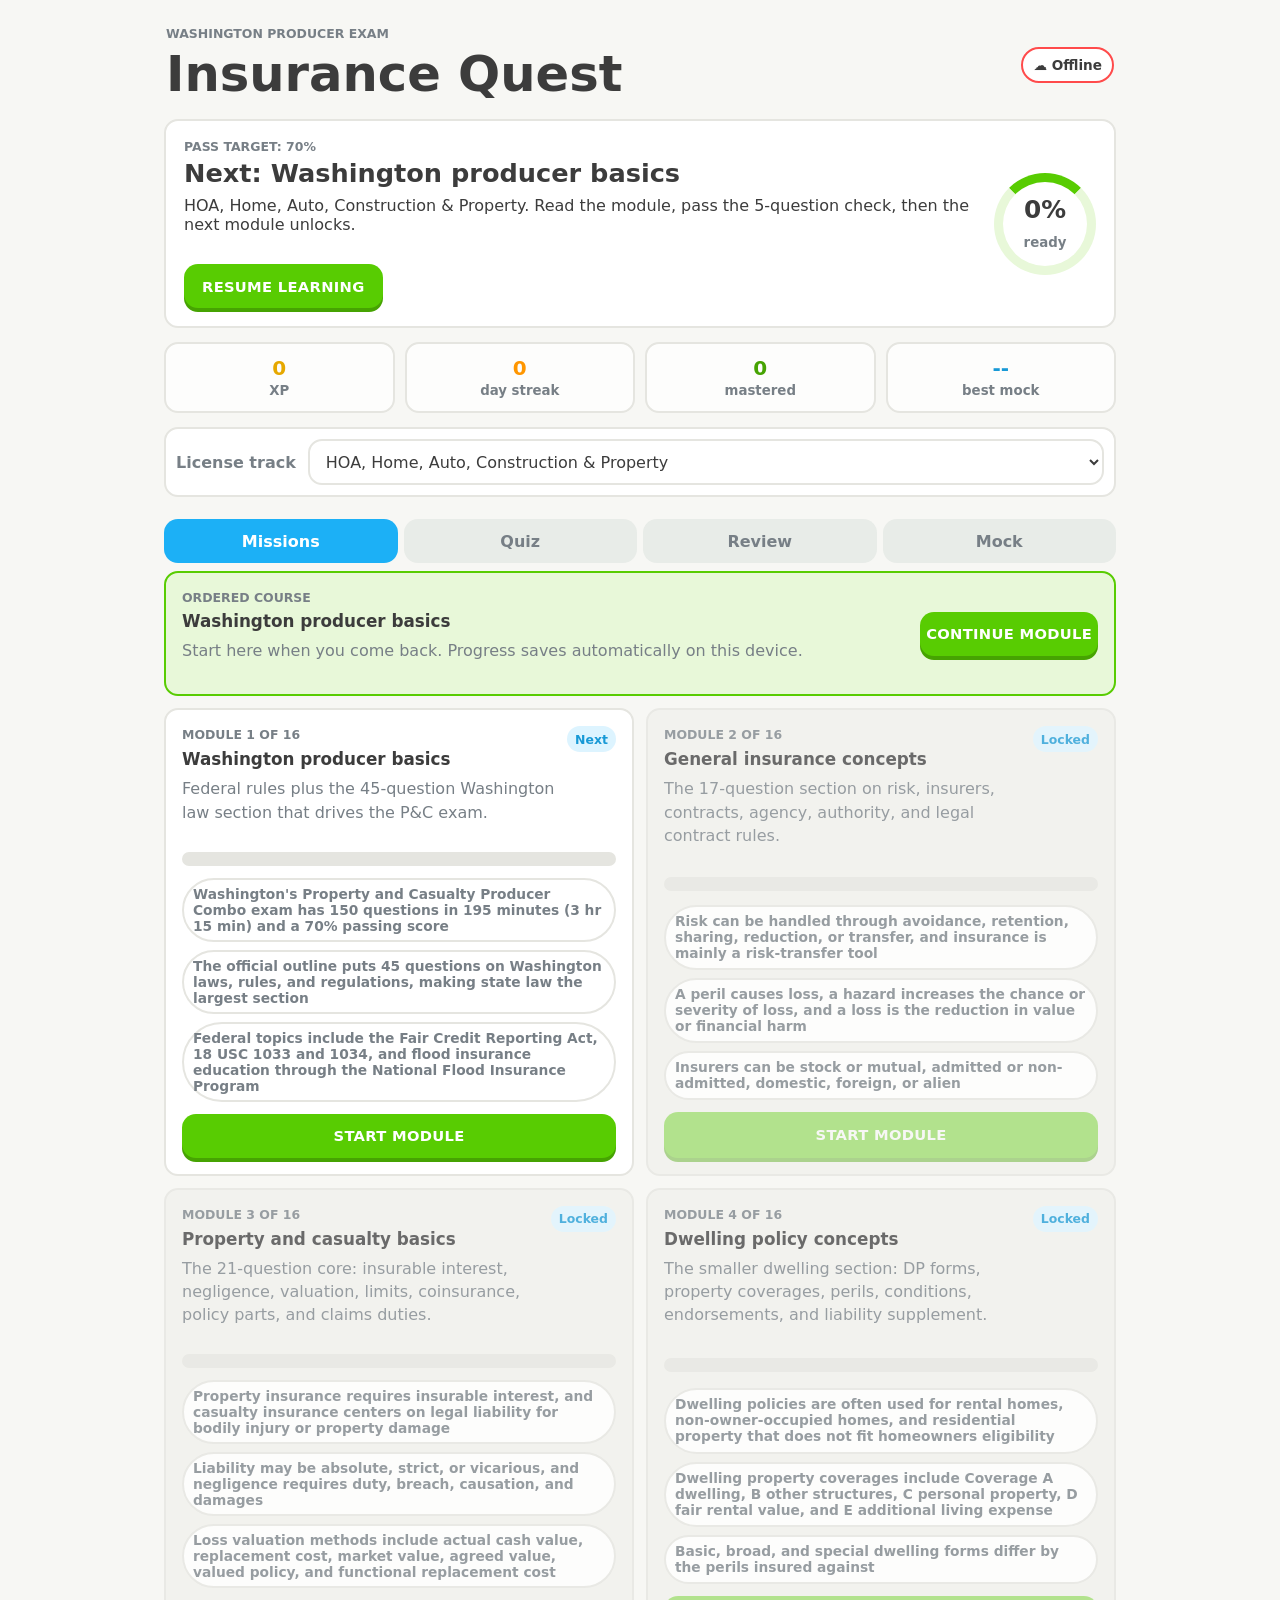
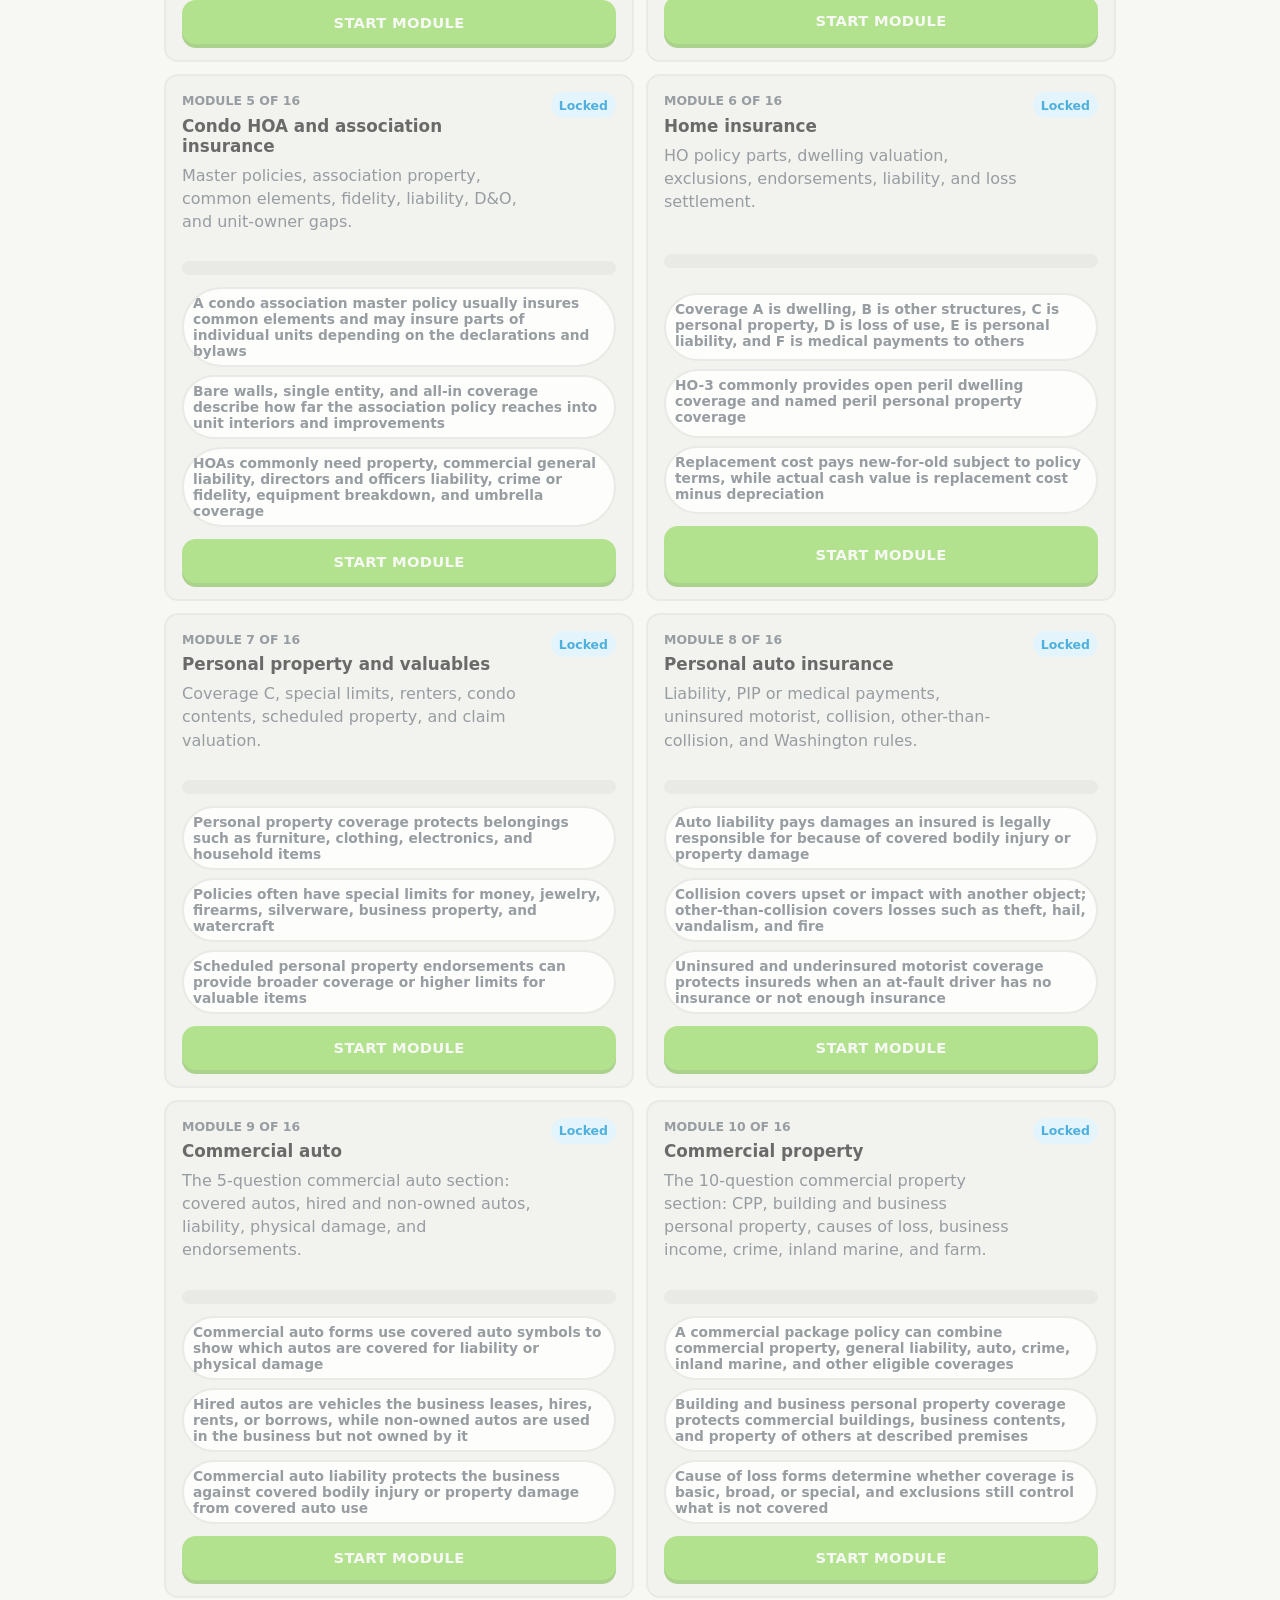
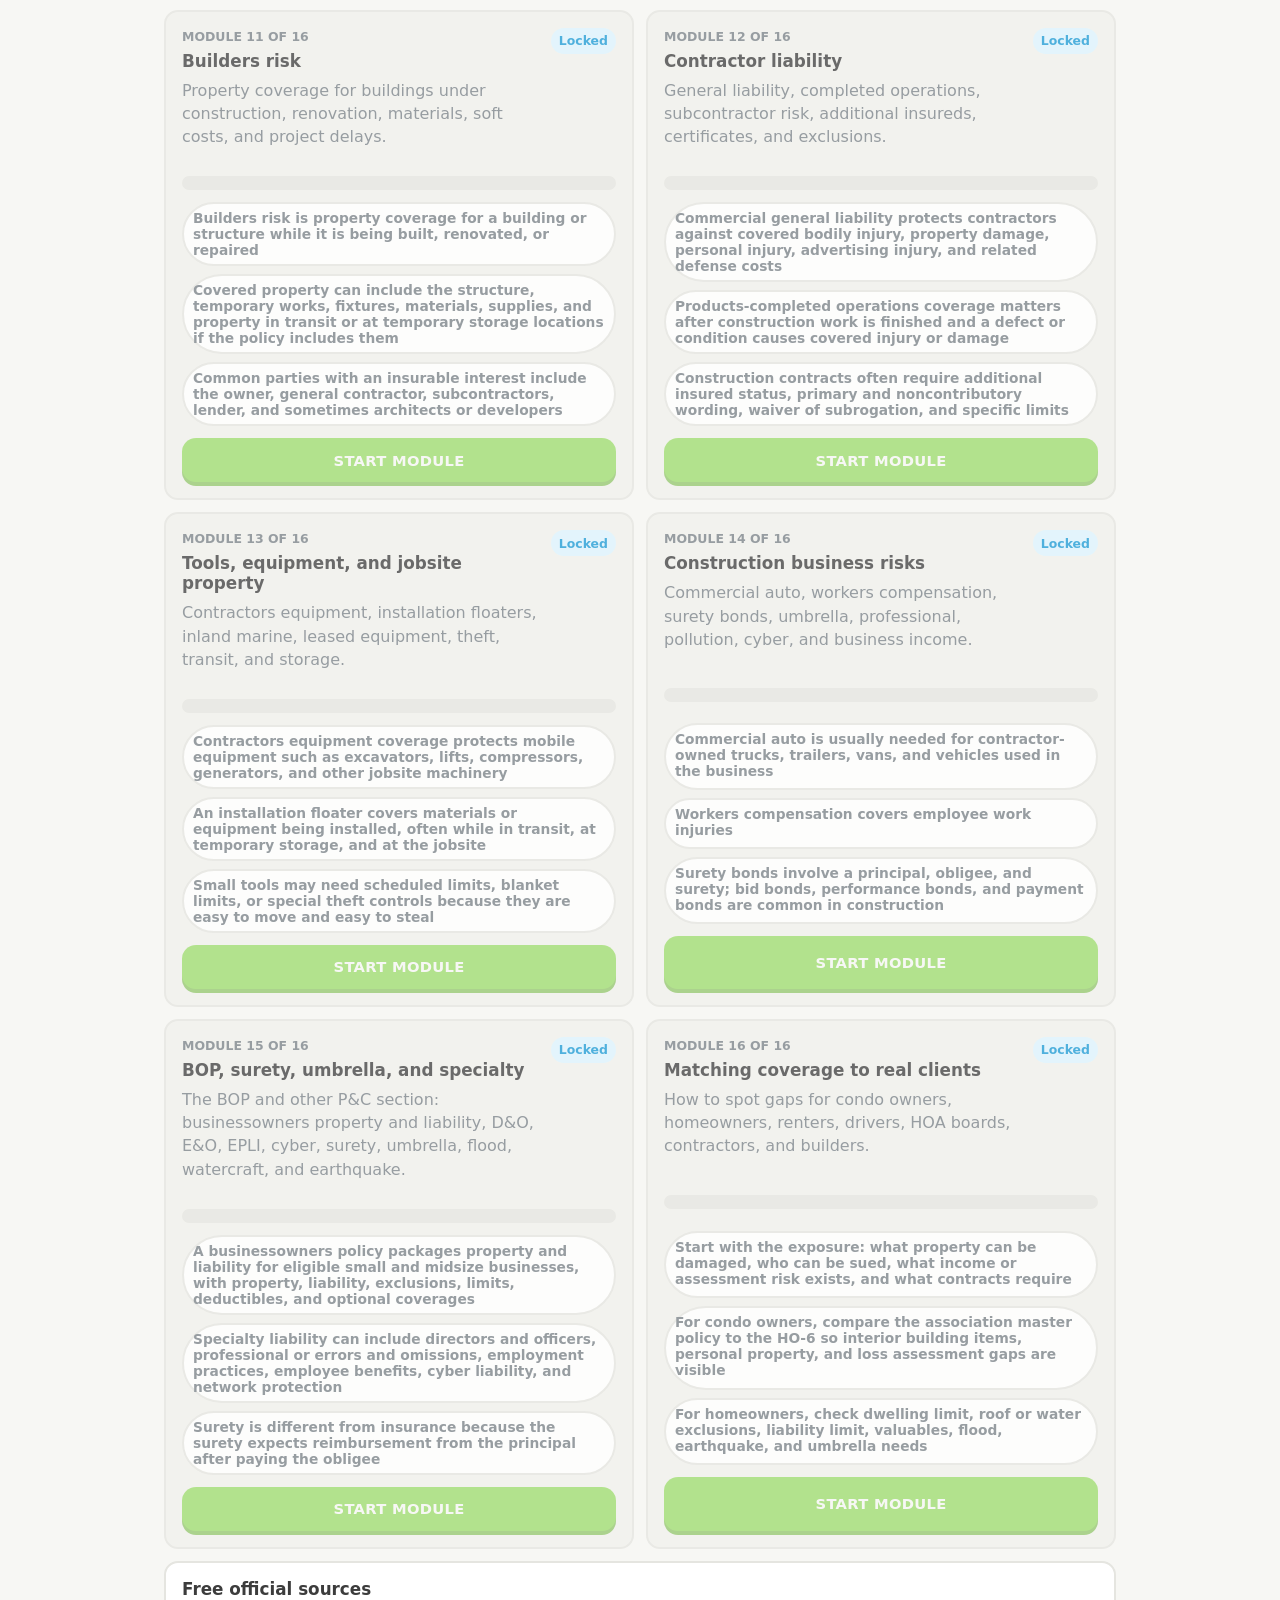
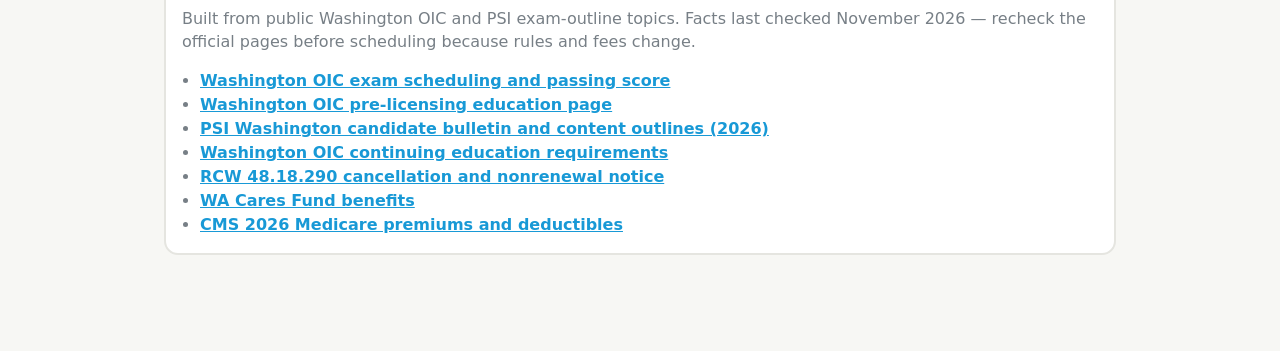
<file: index.html>
<!doctype html>
<html lang="en">
  <head>
    <meta charset="utf-8">
    <meta name="viewport" content="width=device-width, initial-scale=1, viewport-fit=cover">
    <meta name="theme-color" content="#1cb0f6">
    <title>WA Insurance Quest</title>
    <link rel="manifest" href="manifest.webmanifest">
    <link rel="stylesheet" href="styles.css?v=14">
  </head>
  <body>
    <div class="app-shell">
      <header class="topbar">
        <div>
          <p class="eyebrow">Washington Producer Exam</p>
          <h1>Insurance Quest</h1>
        </div>
        <button id="installBtn" class="icon-btn hidden" type="button" aria-label="Install app" title="Install app">+</button>
      </header>

      <main>
        <section class="hero-panel">
          <div>
            <p class="kicker">Pass target: 70%</p>
            <h2 id="dailyTitle">Build the streak.</h2>
            <p id="dailyText">Choose a track, clear missions, and drill weak areas until your mock scores are exam-ready.</p>
            <button id="resumeBtn" class="primary hero-action" type="button">Resume learning</button>
          </div>
          <div class="score-ring" aria-label="Overall progress">
            <span id="overallPct">0%</span>
            <small>ready</small>
          </div>
        </section>

        <section class="stats-grid" aria-label="Progress summary">
          <div class="stat">
            <span id="xpValue">0</span>
            <small>XP</small>
          </div>
          <div class="stat">
            <span id="streakValue">0</span>
            <small>day streak</small>
          </div>
          <div class="stat">
            <span id="masteredValue">0</span>
            <small>mastered</small>
          </div>
          <div class="stat">
            <span id="mockValue">--</span>
            <small>best mock</small>
          </div>
        </section>

        <section class="controls-band">
          <label for="trackSelect">License track</label>
          <select id="trackSelect"></select>
        </section>

        <nav class="tabs" aria-label="Study modes">
          <button class="tab active" type="button" data-view="missions">Missions</button>
          <button class="tab" type="button" data-view="quiz">Quiz</button>
          <button class="tab" type="button" data-view="review">Review</button>
          <button class="tab" type="button" data-view="exam">Mock</button>
        </nav>

        <section id="missionsView" class="view active"></section>
        <section id="quizView" class="view"></section>
        <section id="reviewView" class="view"></section>
        <section id="examView" class="view"></section>
      </main>
    </div>

    <script src="sync-config.js?v=15"></script>
    <script src="sync.js?v=15"></script>
    <script src="ask.js?v=15"></script>
    <script src="app.js?v=14"></script>
  </body>
</html>
</file>
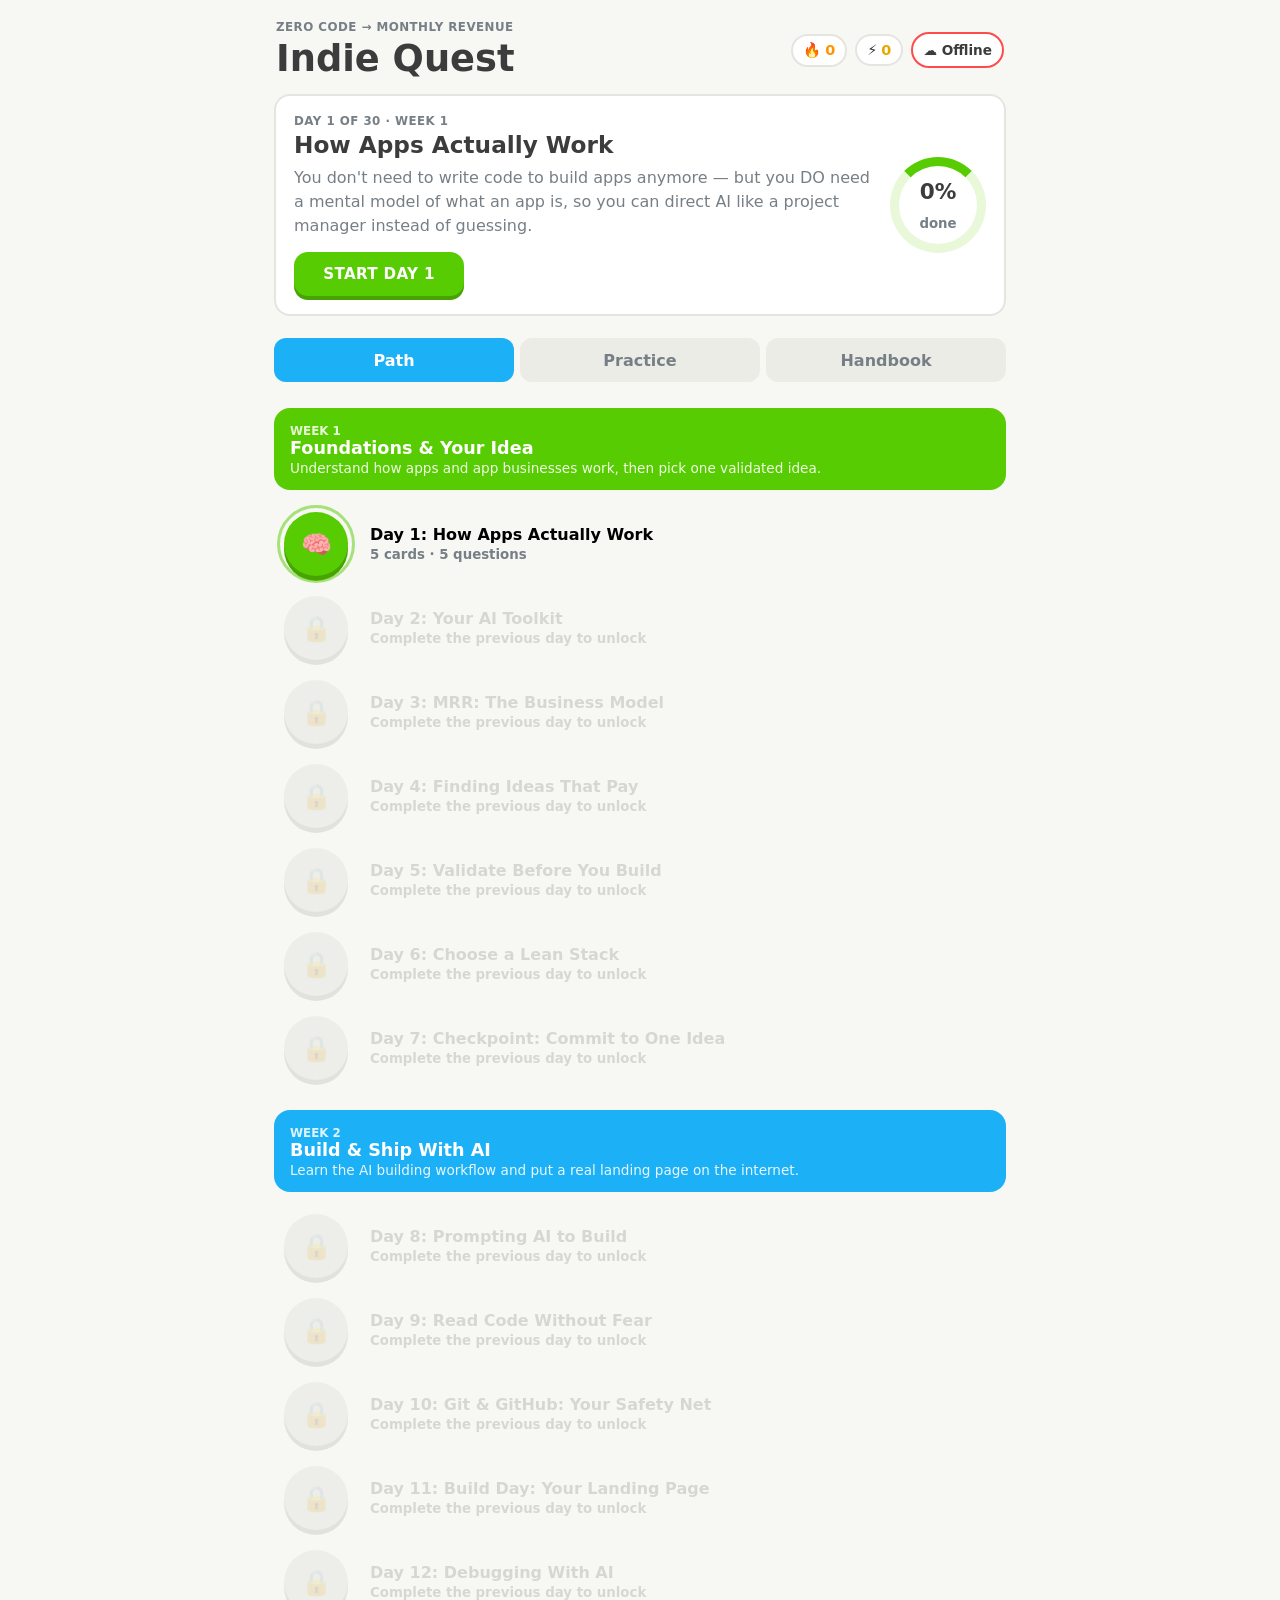
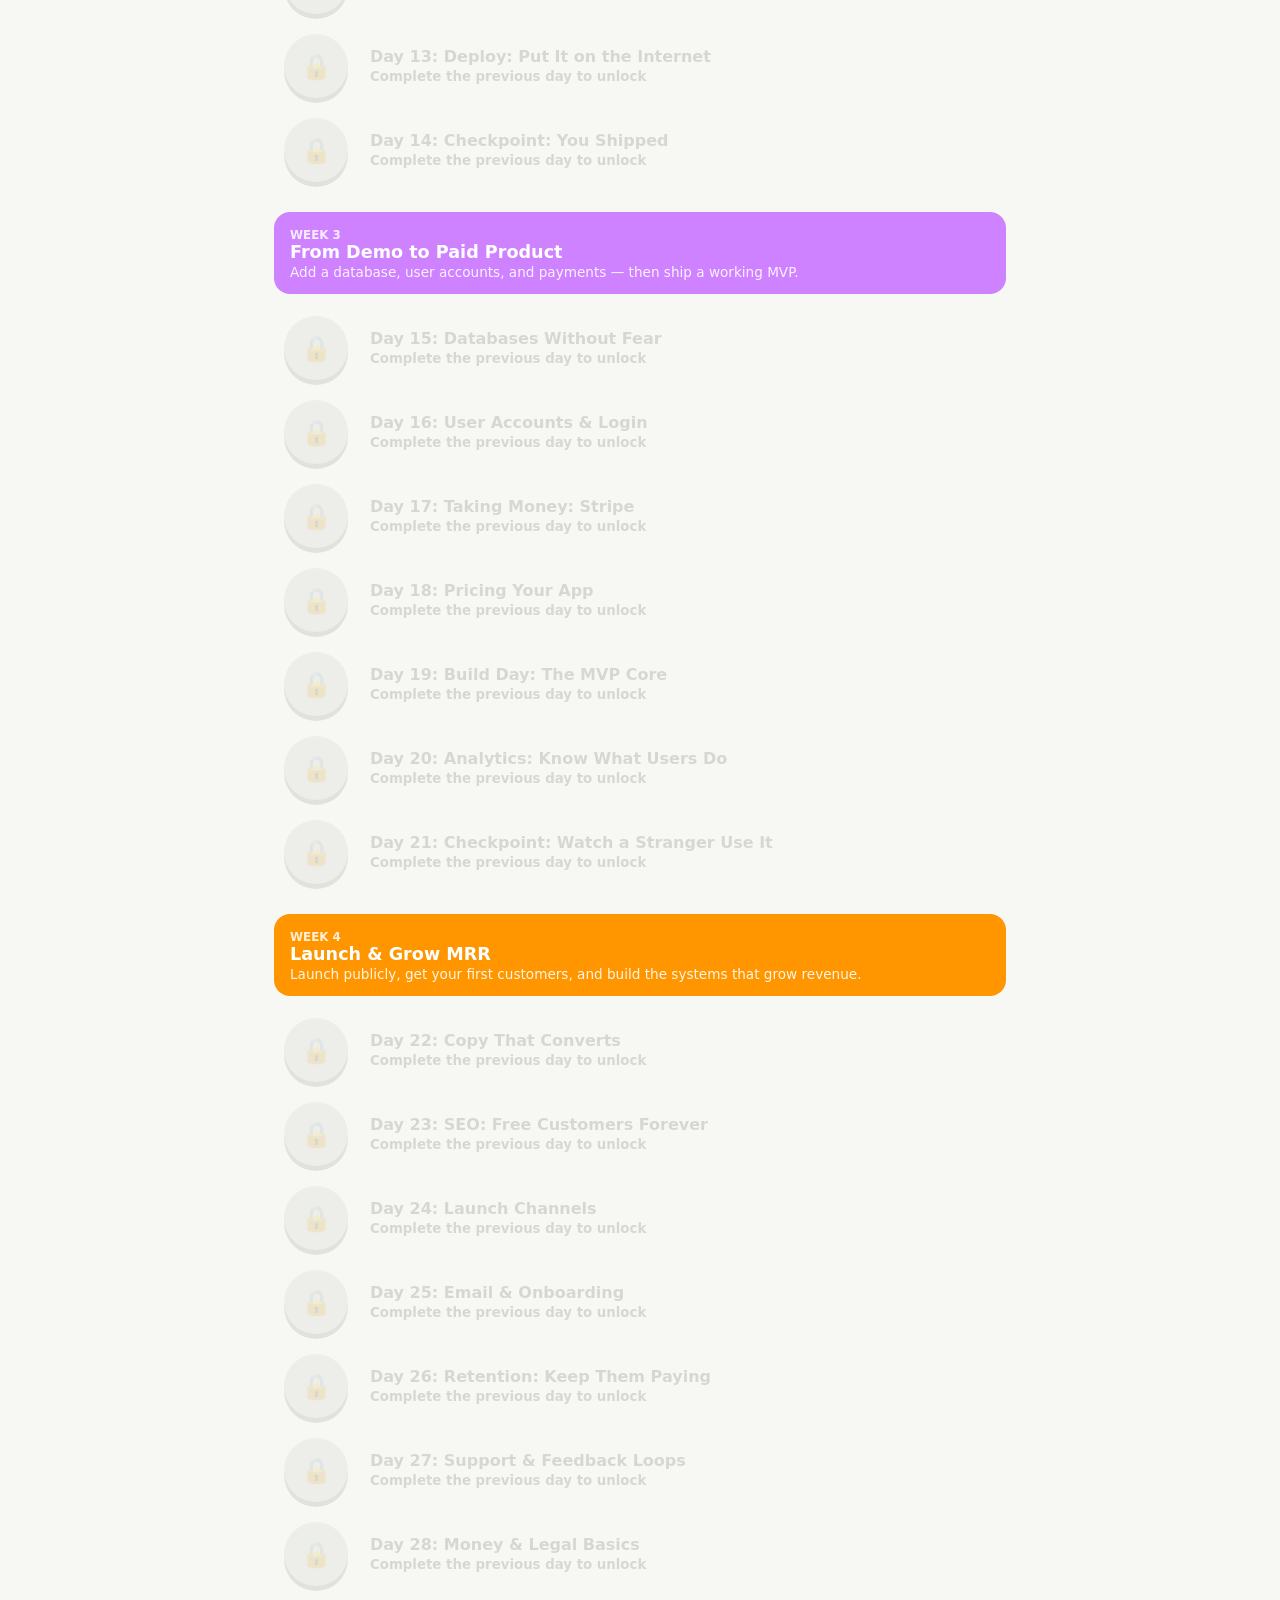
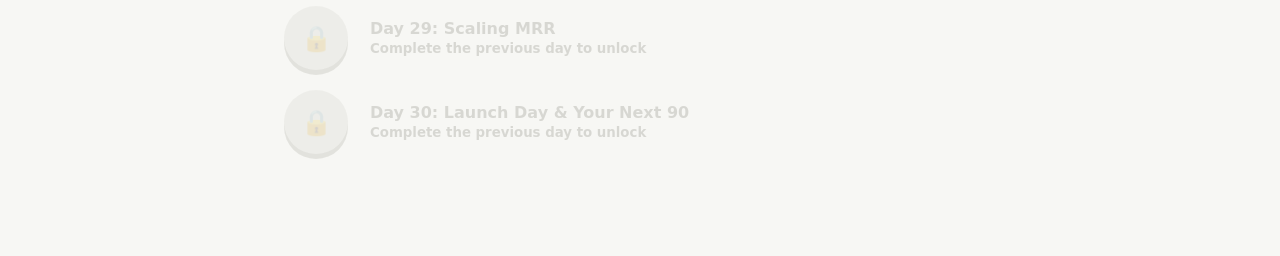
<file: indie-quest/index.html>
<!doctype html>
<html lang="en">
  <head>
    <meta charset="utf-8">
    <meta name="viewport" content="width=device-width, initial-scale=1, viewport-fit=cover">
    <meta name="theme-color" content="#1cb0f6">
    <title>Indie Quest — 30 Days to Your First AI-Built App</title>
    <link rel="manifest" href="manifest.webmanifest">
    <link rel="icon" href="icon.svg" type="image/svg+xml">
    <link rel="stylesheet" href="styles.css?v=11">
  </head>
  <body>
    <div class="app-shell">
      <header class="topbar">
        <div class="brand">
          <p class="eyebrow">Zero code &rarr; monthly revenue</p>
          <h1>Indie Quest</h1>
        </div>
        <div class="top-stats">
          <span class="chip streak" title="Day streak">🔥 <b id="streakValue">0</b></span>
          <span class="chip xp" title="Total XP">⚡ <b id="xpValue">0</b></span>
          <button id="installBtn" class="icon-btn hidden" type="button" aria-label="Install app" title="Install app">+</button>
        </div>
      </header>

      <main>
        <section id="homeView" class="view active">
          <div class="hero-panel">
            <div>
              <p class="kicker" id="heroKicker">30-day course</p>
              <h2 id="heroTitle">Build an app. Charge for it.</h2>
              <p id="heroText">One short lesson a day. In 30 days you'll know how to turn an idea into a paying product using AI — no coding background needed.</p>
              <button id="resumeBtn" class="primary hero-action" type="button">Start Day 1</button>
            </div>
            <div class="score-ring" aria-label="Course progress">
              <span id="overallPct">0%</span>
              <small>done</small>
            </div>
          </div>

          <nav class="tabs" aria-label="Modes">
            <button class="tab active" type="button" data-view="path">Path</button>
            <button class="tab" type="button" data-view="practice">Practice</button>
            <button class="tab" type="button" data-view="handbook">Handbook</button>
          </nav>

          <section id="pathView" class="subview active"></section>
          <section id="practiceView" class="subview"></section>
          <section id="handbookView" class="subview"></section>
        </section>

        <section id="lessonView" class="view"></section>
      </main>
    </div>

    <script src="data-week1.js?v=11"></script>
    <script src="data-week2.js?v=11"></script>
    <script src="data-week3.js?v=11"></script>
    <script src="data-week4.js?v=11"></script>
    <script src="../sync-config.js?v=12"></script>
    <script src="../sync.js?v=12"></script>
    <script src="../ask.js?v=12"></script>
    <script src="app.js?v=11"></script>
  </body>
</html>
</file>
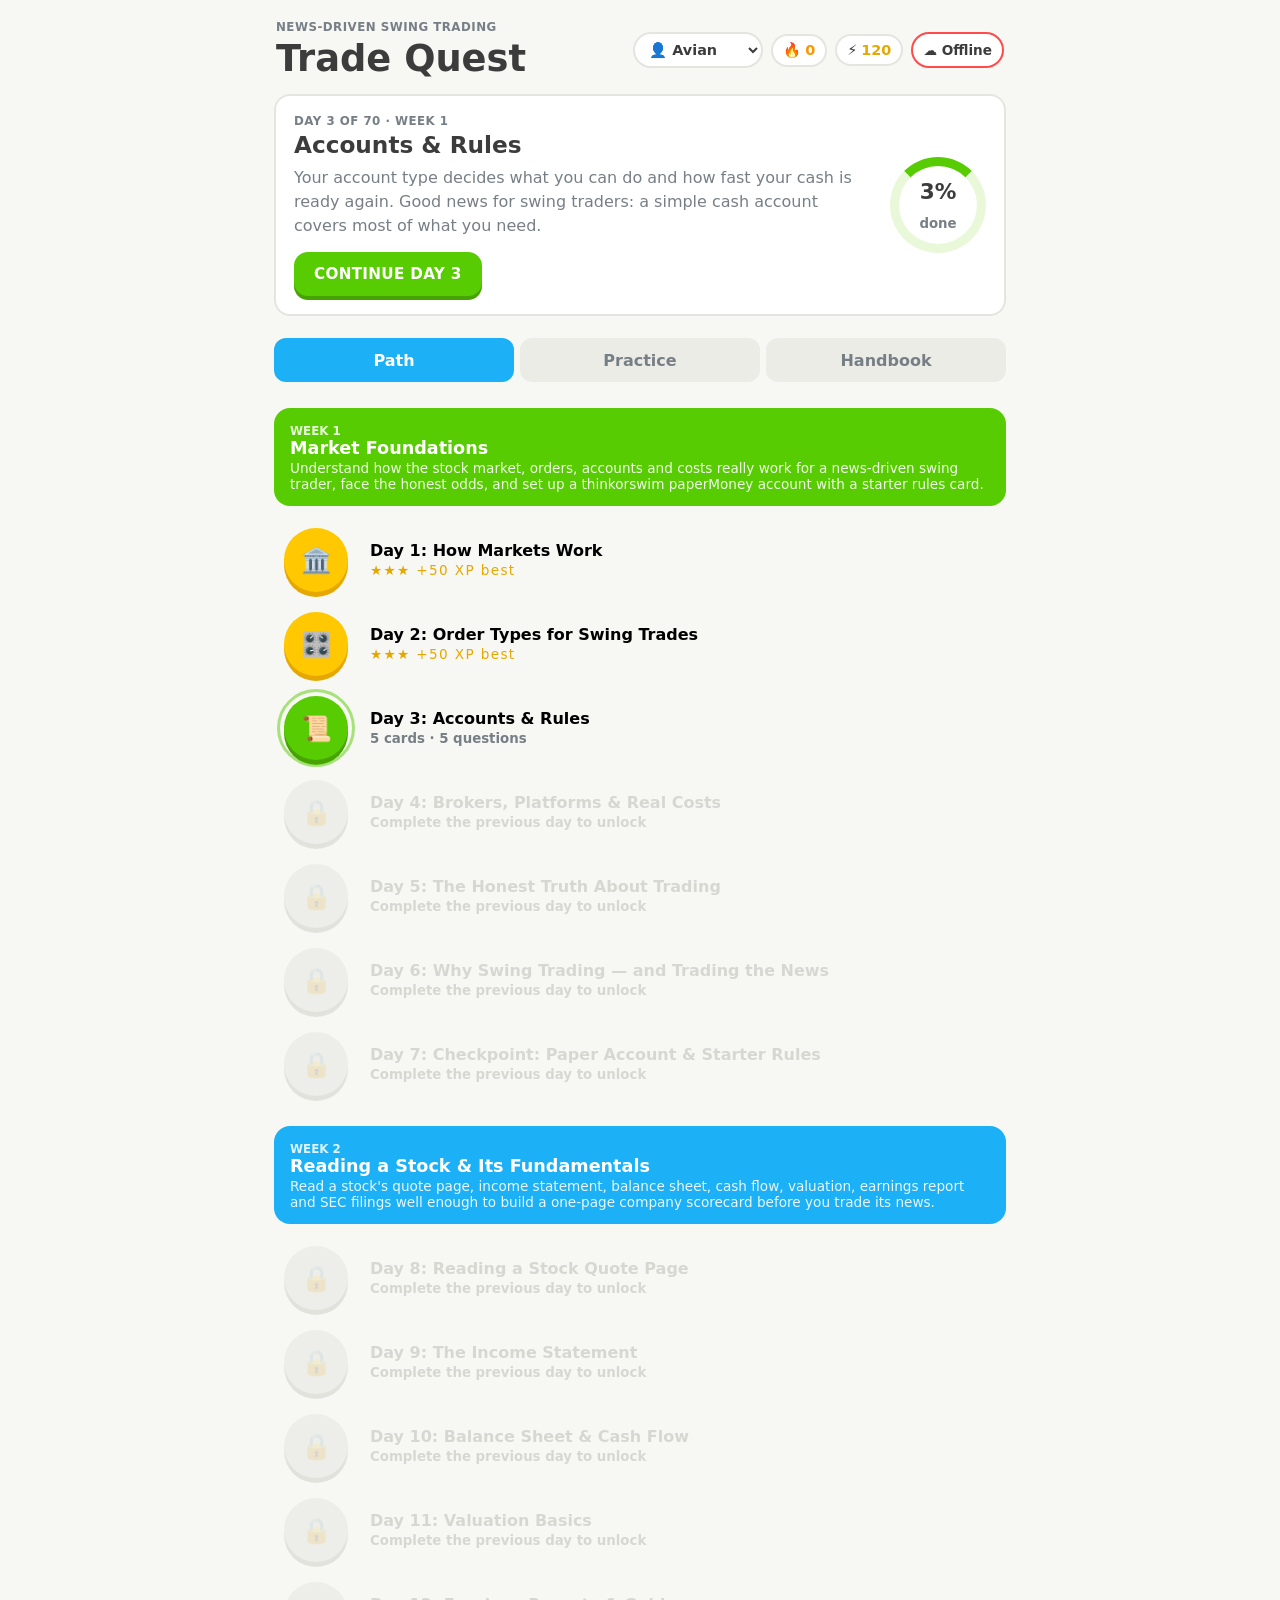
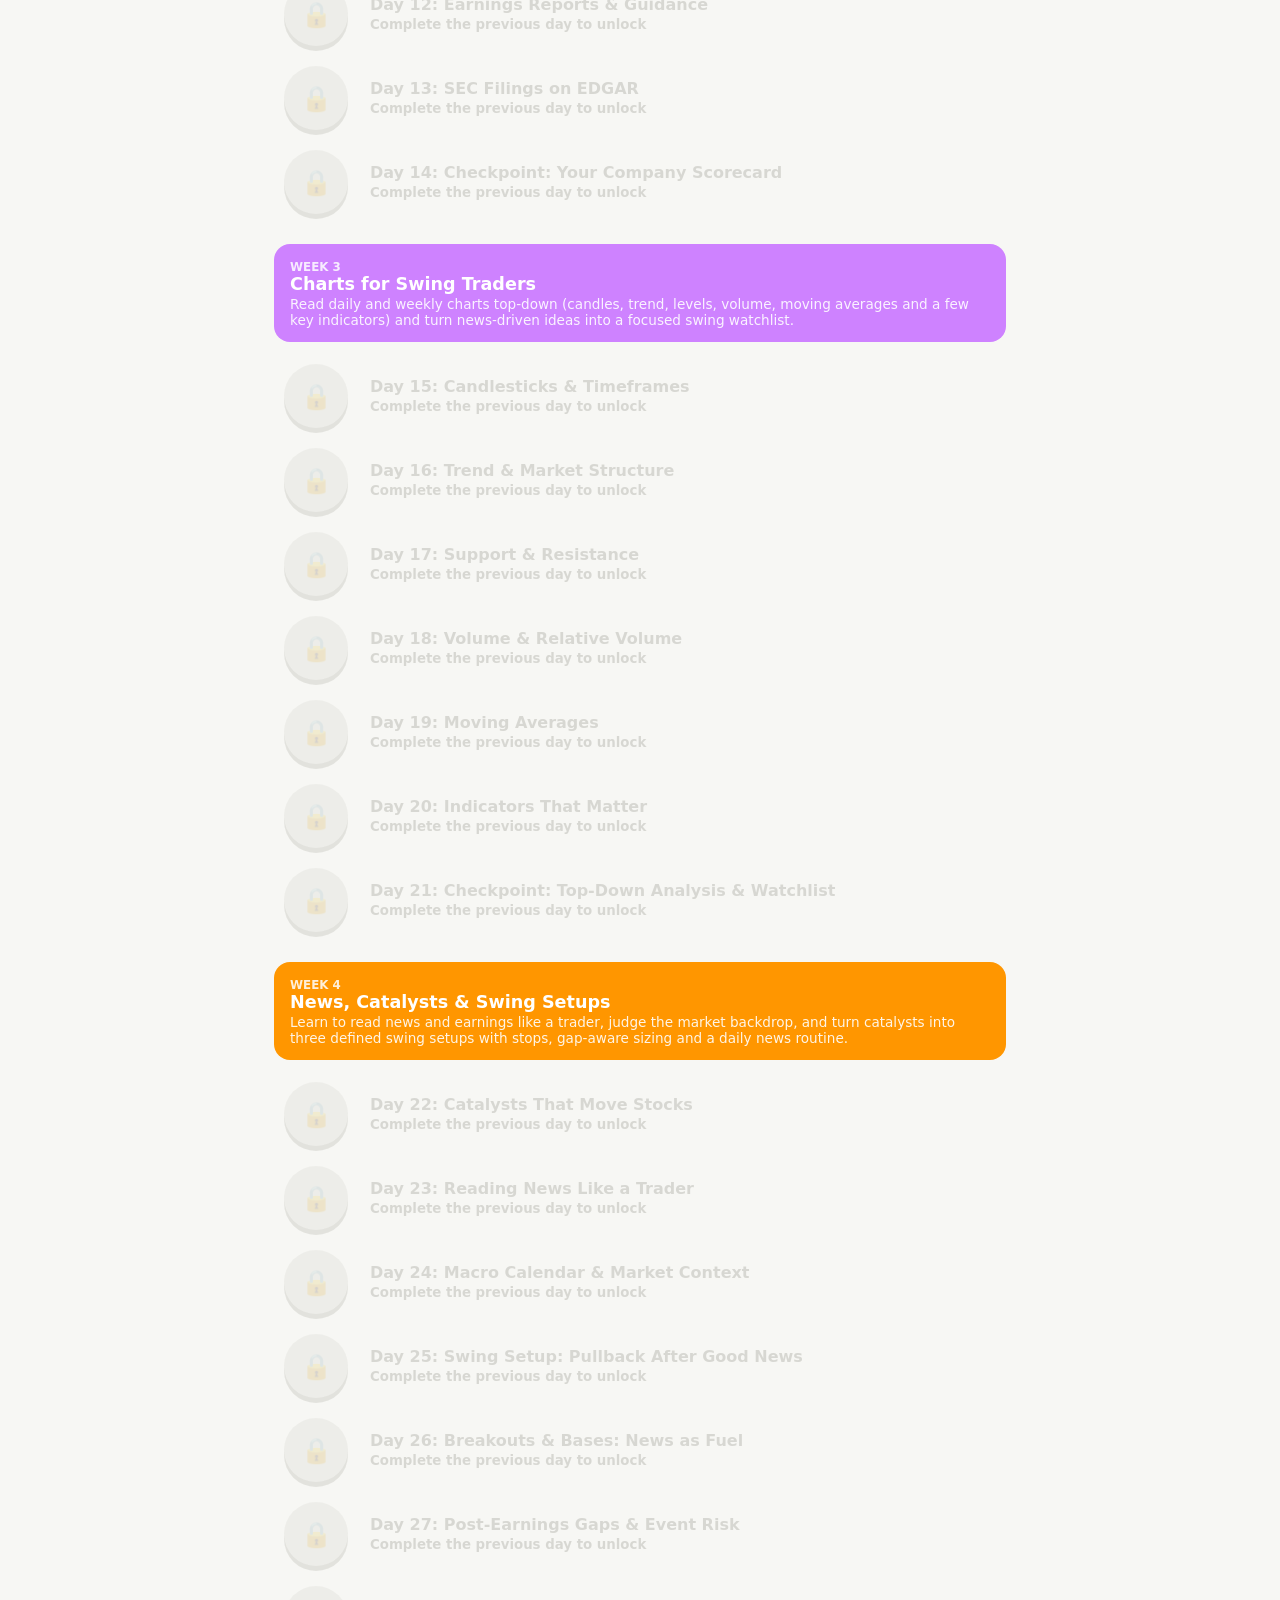
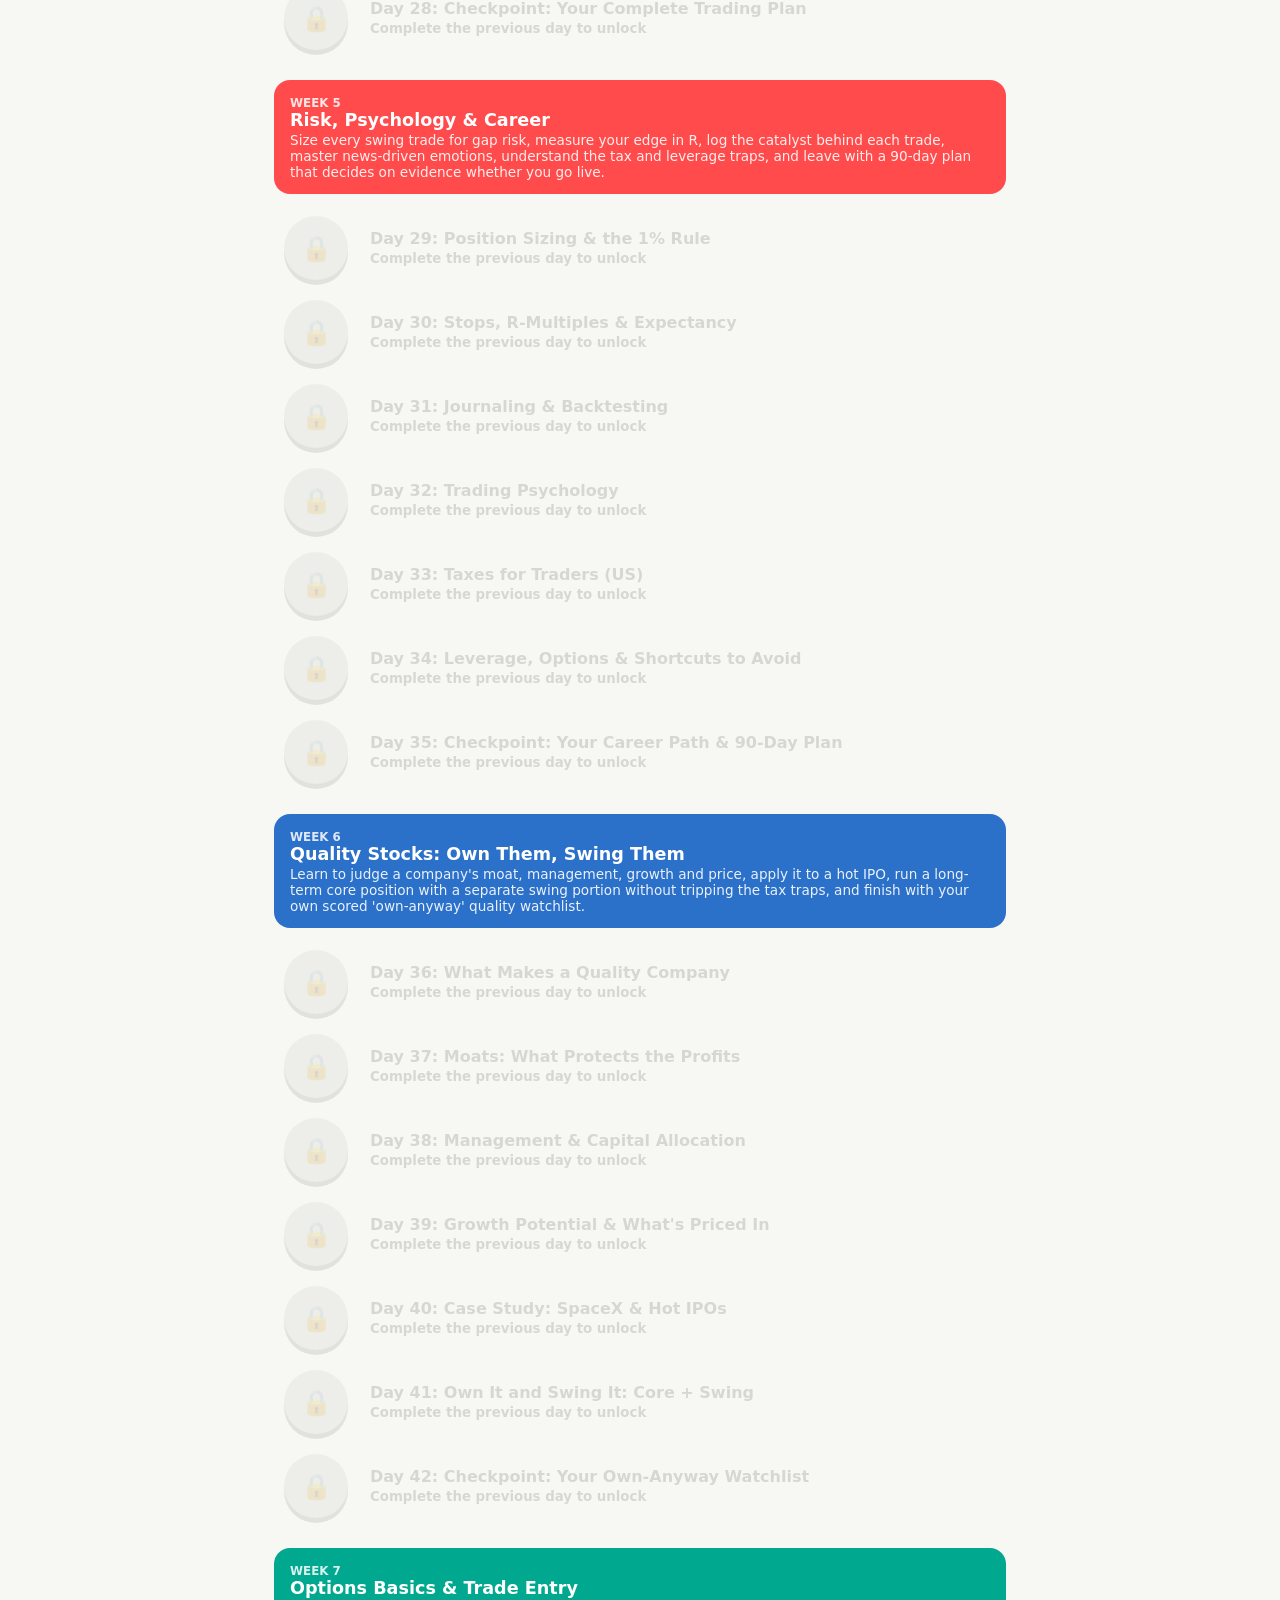
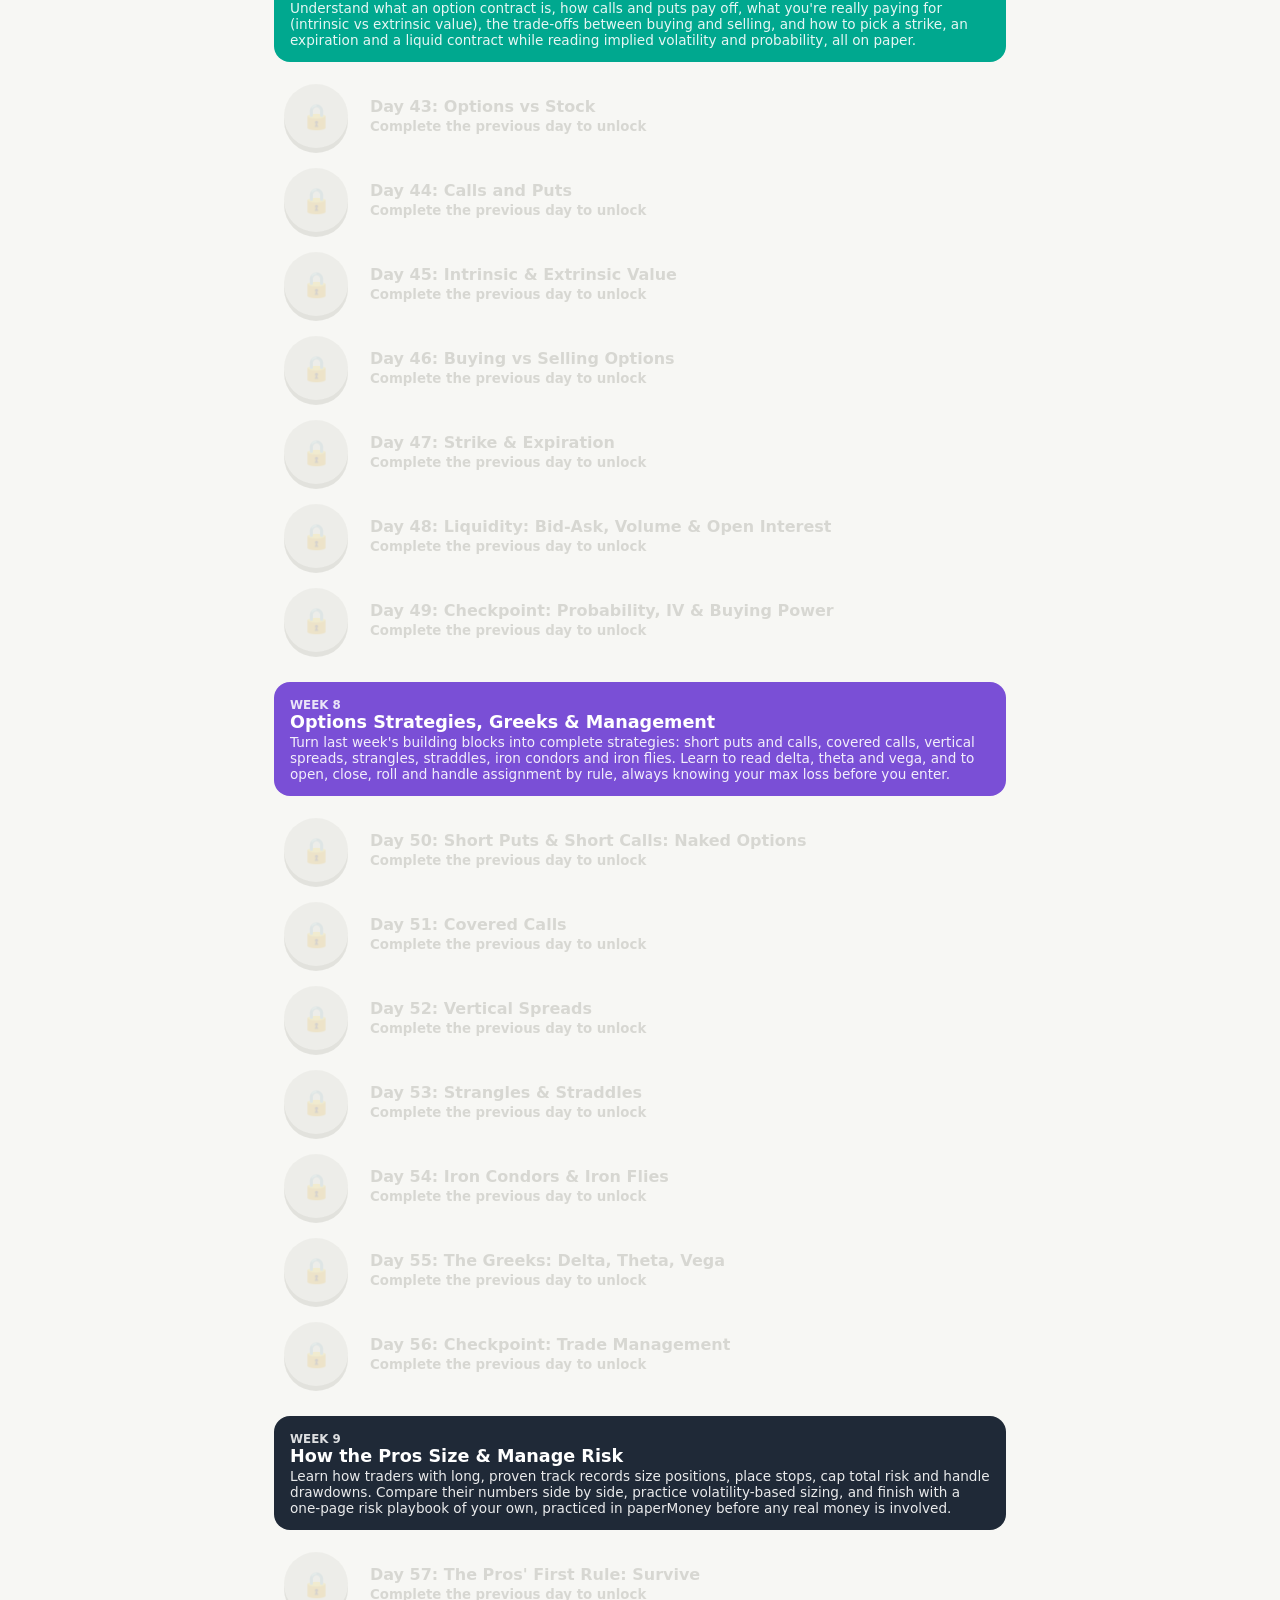
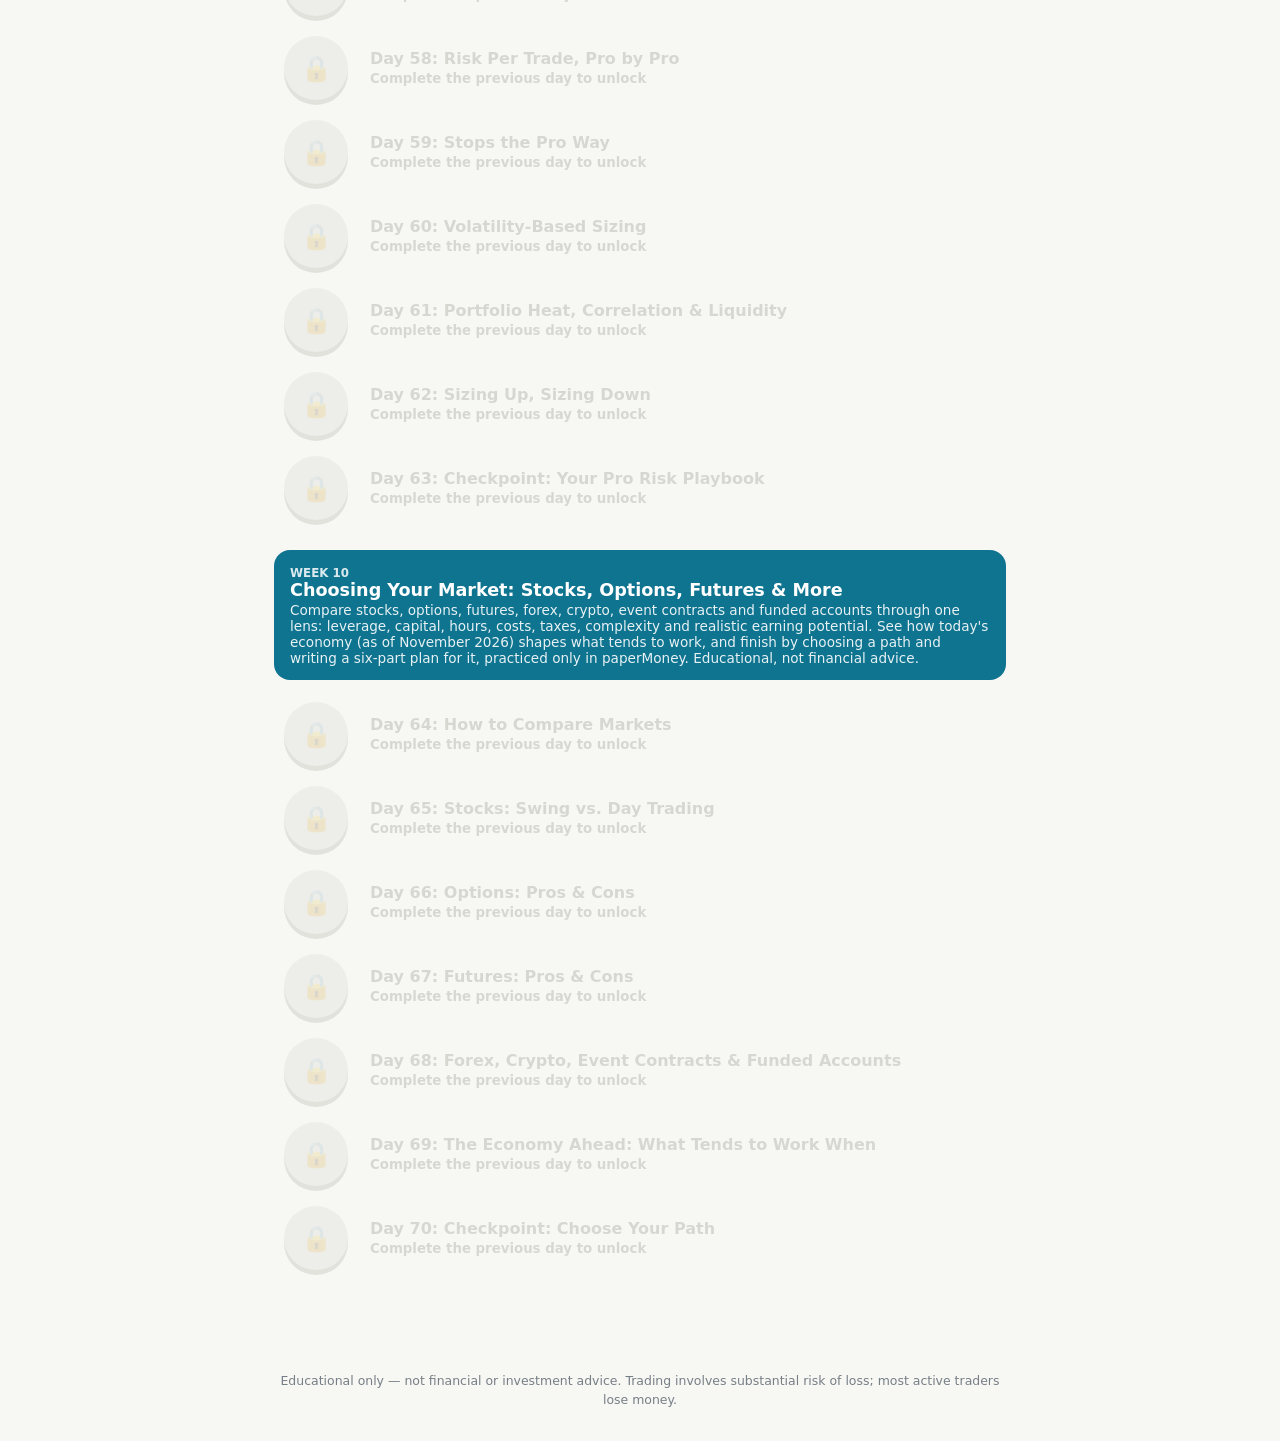
<file: trade-quest/index.html>
<!doctype html>
<html lang="en">
  <head>
    <meta charset="utf-8">
    <meta name="viewport" content="width=device-width, initial-scale=1, viewport-fit=cover">
    <meta name="theme-color" content="#1cb0f6">
    <title>Trade Quest — Swing Trading &amp; Options in 70 Days</title>
    <link rel="manifest" href="manifest.webmanifest">
    <link rel="icon" href="icon.svg" type="image/svg+xml">
    <link rel="stylesheet" href="styles.css?v=15">
  </head>
  <body>
    <div class="app-shell">
      <header class="topbar">
        <div class="brand">
          <p class="eyebrow">News-driven swing trading</p>
          <h1>Trade Quest</h1>
        </div>
        <div class="top-stats">
          <select id="profileSelect" class="chip profile-select" aria-label="Who is learning"></select>
          <span class="chip streak" title="Day streak">🔥 <b id="streakValue">0</b></span>
          <span class="chip xp" title="Total XP">⚡ <b id="xpValue">0</b></span>
          <button id="installBtn" class="icon-btn hidden" type="button" aria-label="Install app" title="Install app">+</button>
        </div>
      </header>

      <main>
        <section id="homeView" class="view active">
          <div class="hero-panel">
            <div>
              <p class="kicker" id="heroKicker">30-day course</p>
              <h2 id="heroTitle">Trade the news like a professional.</h2>
              <p id="heroText">One short lesson a day: how markets work, reading a company's fundamentals and SEC filings, charts, trading news and earnings, risk management, quality stocks, and options from the ground up — practiced with paper money first.</p>
              <button id="resumeBtn" class="primary hero-action" type="button">Start Day 1</button>
            </div>
            <div class="score-ring" aria-label="Course progress">
              <span id="overallPct">0%</span>
              <small>done</small>
            </div>
          </div>

          <nav class="tabs" aria-label="Modes">
            <button class="tab active" type="button" data-view="path">Path</button>
            <button class="tab" type="button" data-view="practice">Practice</button>
            <button class="tab" type="button" data-view="handbook">Handbook</button>
          </nav>

          <section id="pathView" class="subview active"></section>
          <section id="practiceView" class="subview"></section>
          <section id="handbookView" class="subview"></section>
        </section>

        <section id="lessonView" class="view"></section>
      </main>
    </div>

    <script src="data-week1.js?v=15"></script>
    <script src="data-week2.js?v=15"></script>
    <script src="data-week3.js?v=15"></script>
    <script src="data-week4.js?v=15"></script>
    <script src="data-week5.js?v=15"></script>
    <script src="data-week6.js?v=15"></script>
    <script src="data-week7.js?v=15"></script>
    <script src="data-week9.js?v=2"></script>
    <script src="data-week10.js?v=2"></script>
    <script src="data-week8.js?v=15"></script>
    <script src="picks.js?v=15"></script>
    <script src="../sync-config.js?v=16"></script>
    <script src="../sync.js?v=16"></script>
    <script src="../ask.js?v=16"></script>
    <script src="app.js?v=15"></script>
    <footer class="disclaimer">Educational only — not financial or investment advice. Trading involves substantial risk of loss; most active traders lose money.</footer>
  </body>
</html>
</file>
<file: styles.css>
:root {
  --ink: #3c3c3c;
  --muted: #777f86;
  --paper: #f7f7f4;
  --panel: #ffffff;
  --line: #e5e5e0;
  --teal: #1cb0f6;
  --teal-dark: #1899d6;
  --teal-soft: #ddf4ff;
  --clay: #ff9600;
  --gold: #ffc800;
  --green: #58cc02;
  --green-dark: #46a302;
  --green-soft: #e8f8d9;
  --red: #ff4b4b;
  --red-soft: #ffdfe0;
  font-family: Inter, ui-sans-serif, system-ui, -apple-system, BlinkMacSystemFont, "Segoe UI", sans-serif;
}

* { box-sizing: border-box; }

body {
  margin: 0;
  min-height: 100vh;
  color: var(--ink);
  background: var(--paper);
}

button, select {
  font: inherit;
}

button {
  min-height: 44px;
  border: 0;
  cursor: pointer;
}

.app-shell {
  width: min(980px, 100%);
  margin: 0 auto;
  padding: 18px 14px 96px;
}

.topbar {
  display: flex;
  align-items: center;
  justify-content: space-between;
  gap: 12px;
  padding: 8px 2px 16px;
}

.eyebrow, .kicker {
  margin: 0 0 4px;
  color: var(--muted);
  font-size: .78rem;
  font-weight: 800;
  text-transform: uppercase;
}

h1, h2, h3, p { margin-top: 0; }

h1 {
  margin-bottom: 0;
  font-size: clamp(1.7rem, 7vw, 3.1rem);
  letter-spacing: 0;
}

h2 {
  margin-bottom: 8px;
  font-size: 1.6rem;
  letter-spacing: 0;
}

h3 {
  margin-bottom: 8px;
  font-size: 1.05rem;
}

.hidden { display: none !important; }

.icon-btn {
  width: 46px;
  height: 46px;
  border-radius: 14px;
  color: white;
  background: var(--teal);
  box-shadow: 0 4px 0 var(--teal-dark);
  font-size: 1.5rem;
}

.hero-panel {
  display: grid;
  grid-template-columns: 1fr auto;
  align-items: center;
  gap: 16px;
  padding: 18px;
  border: 2px solid var(--line);
  border-radius: 14px;
  background: var(--panel);
  
}

.hero-panel p:last-child {
  margin-bottom: 0;
  color: var(--muted);
  line-height: 1.45;
}

.score-ring {
  display: grid;
  place-items: center;
  width: 102px;
  aspect-ratio: 1;
  border: 9px solid var(--green-soft);
  border-top-color: var(--green);
  border-radius: 50%;
  background: #fff;
}

.score-ring span {
  display: block;
  font-size: 1.55rem;
  font-weight: 900;
}

.score-ring small {
  margin-top: -18px;
  color: var(--muted);
  font-weight: 800;
}

.stats-grid {
  display: grid;
  grid-template-columns: repeat(4, 1fr);
  gap: 10px;
  margin: 14px 0;
}

.stat {
  min-width: 0;
  padding: 12px 10px;
  border: 2px solid var(--line);
  border-radius: 14px;
  background: rgba(255,255,255,.76);
}

.stat span {
  display: block;
  font-weight: 900;
  font-size: 1.25rem;
}

.stat small {
  color: var(--muted);
  font-weight: 750;
}

.controls-band {
  display: grid;
  grid-template-columns: auto 1fr;
  align-items: center;
  gap: 12px;
  margin: 14px 0;
  padding: 10px;
  border: 2px solid var(--line);
  border-radius: 14px;
  background: var(--panel);
}

.controls-band label {
  color: var(--muted);
  font-weight: 800;
}

select {
  width: 100%;
  min-height: 46px;
  border: 2px solid var(--line);
  border-radius: 14px;
  padding: 0 12px;
  color: var(--ink);
  background: white;
}

.tabs {
  position: sticky;
  top: 0;
  z-index: 2;
  display: grid;
  grid-template-columns: repeat(4, 1fr);
  gap: 6px;
  padding: 8px 0;
  background: rgba(247,247,244,.95);
  backdrop-filter: blur(10px);
}

.tab {
  border-radius: 14px;
  color: var(--muted);
  background: #e8ece8;
  font-weight: 850;
}

.tab.active {
  color: white;
  background: var(--teal);
}

.view { display: none; }
.view.active { display: block; }

body.focus-mode .hero-panel,
body.focus-mode .stats-grid,
body.focus-mode .controls-band,
body.focus-mode .tabs {
  display: none;
}

.mission-grid {
  display: grid;
  grid-template-columns: repeat(2, minmax(0, 1fr));
  gap: 12px;
}

.mission, .quiz-card, .review-card, .exam-card {
  border: 2px solid var(--line);
  border-radius: 14px;
  background: var(--panel);
  padding: 16px;
}

.mission {
  display: grid;
  gap: 12px;
}

.mission-head {
  display: flex;
  align-items: flex-start;
  justify-content: space-between;
  gap: 12px;
}

.badge {
  display: inline-flex;
  align-items: center;
  min-height: 26px;
  padding: 0 8px;
  border-radius: 14px;
  color: var(--teal);
  background: var(--teal-soft);
  font-weight: 900;
  font-size: .78rem;
  white-space: nowrap;
}

.mission p, .review-card p, .exam-card p {
  color: var(--muted);
  line-height: 1.45;
}

.meter {
  height: 14px;
  overflow: hidden;
  border-radius: 999px;
  background: #e5e5e0;
}

.meter > span {
  display: block;
  height: 100%;
  width: 0;
  background: var(--green);
  border-radius: 999px;
  transition: width .3s ease;
}

.primary, .secondary, .answer-btn {
  width: 100%;
  border-radius: 14px;
  font-weight: 850;
}

.primary, .secondary {
  letter-spacing: .02em;
  text-transform: uppercase;
  font-size: .92rem;
}

.primary {
  color: white;
  background: var(--green);
  box-shadow: 0 4px 0 var(--green-dark);
}

.primary:active:not(:disabled) { transform: translateY(2px); box-shadow: 0 2px 0 var(--green-dark); }

.secondary {
  color: var(--teal-dark);
  background: white;
  border: 2px solid var(--line);
  box-shadow: 0 3px 0 var(--line);
}

button:disabled {
  cursor: not-allowed;
  opacity: .55;
}

.hero-action {
  width: auto;
  min-width: 178px;
  margin-top: 14px;
  padding: 0 18px;
}

.course-resume, .study-module {
  display: grid;
  gap: 14px;
  margin-bottom: 12px;
  padding: 16px;
  border: 2px solid var(--line);
  border-radius: 14px;
  background: var(--panel);
}

.course-resume {
  grid-template-columns: 1fr auto;
  align-items: center;
}

.course-resume p, .study-module p {
  color: var(--muted);
  line-height: 1.45;
}

.step-label {
  margin-bottom: 5px;
  color: var(--muted);
  font-size: .78rem;
  font-weight: 900;
  text-transform: uppercase;
}

.mission.locked {
  background: #f1f1ed;
  opacity: .75;
}

.badge.green {
  color: #fff;
  background: var(--green);
}

.badge.read {
  color: var(--green-dark);
  background: var(--green-soft);
}

.module-head {
  display: flex;
  align-items: flex-start;
  justify-content: space-between;
  gap: 12px;
}

.lesson-list {
  display: grid;
  gap: 10px;
}

.lesson-row {
  display: grid;
  grid-template-columns: 34px 1fr;
  gap: 10px;
  align-items: start;
  padding: 12px;
  border: 2px solid var(--line);
  border-radius: 14px;
  background: #fbfbf8;
}

.lesson-row span {
  display: grid;
  place-items: center;
  width: 28px;
  aspect-ratio: 1;
  border-radius: 999px;
  color: white;
  background: var(--teal);
  font-size: .85rem;
  font-weight: 900;
}

.lesson-row p {
  margin: 0;
  color: var(--ink);
}

.module-actions {
  display: grid;
  grid-template-columns: 1fr 1fr;
  gap: 10px;
}

.module-note {
  margin-bottom: 0;
  padding: 10px 12px;
  border-radius: 14px;
  background: var(--teal-soft);
}

.quiz-card, .exam-card {
  display: grid;
  gap: 12px;
}

.prompt {
  font-size: 1.25rem;
  font-weight: 900;
  line-height: 1.3;
}

.answers {
  display: grid;
  gap: 10px;
}

.answer-btn {
  min-height: 56px;
  padding: 12px;
  border: 2px solid var(--line);
  color: var(--ink);
  background: white;
  text-align: left;
  box-shadow: 0 3px 0 var(--line);
}

.answer-btn.correct {
  border-color: var(--green);
  background: var(--green-soft);
  box-shadow: 0 3px 0 var(--green);
}

.answer-btn.wrong {
  border-color: var(--red);
  background: var(--red-soft);
  box-shadow: 0 3px 0 var(--red);
}

.explain {
  display: none;
  margin: 0;
  padding: 12px;
  border-radius: 14px;
  color: var(--ink);
  background: #f3efe1;
  line-height: 1.45;
}

.explain.show { display: block; }

.review-list {
  display: grid;
  gap: 10px;
}

.pill-row {
  display: flex;
  flex-wrap: wrap;
  gap: 8px;
}

.pill {
  border: 2px solid var(--line);
  border-radius: 999px;
  padding: 6px 9px;
  background: #fff;
  color: var(--muted);
  font-size: .86rem;
  font-weight: 750;
}

.exam-actions {
  display: grid;
  grid-template-columns: 1fr 1fr;
  gap: 10px;
}

.readiness-grid {
  display: grid;
  grid-template-columns: repeat(3, 1fr);
  gap: 10px;
}

.readiness-grid div {
  padding: 12px;
  border: 2px solid var(--line);
  border-radius: 14px;
  background: #fbfbf8;
}

.readiness-grid strong {
  display: block;
  font-size: 1.25rem;
}

.readiness-grid span {
  display: block;
  color: var(--muted);
  font-size: .86rem;
  font-weight: 750;
}

.source-list {
  margin: 10px 0 0;
  padding-left: 18px;
  color: var(--muted);
  line-height: 1.5;
}

.source-list a {
  color: var(--teal-dark);
  font-weight: 800;
}

@media (max-width: 680px) {
  .app-shell { padding: 12px 10px 88px; }
  .hero-panel { grid-template-columns: 1fr; }
  .score-ring { width: 94px; justify-self: start; }
  .stats-grid { grid-template-columns: repeat(2, 1fr); }
  .controls-band { grid-template-columns: 1fr; }
  .mission-grid { grid-template-columns: 1fr; }
  .course-resume, .module-actions { grid-template-columns: 1fr; }
  .readiness-grid { grid-template-columns: 1fr; }
  .tab { font-size: .9rem; }
}

/* Duolingo-style accents */
.stat { text-align: center; }
.stat:nth-child(1) span { color: #e6a800; }
.stat:nth-child(2) span { color: var(--clay); }
.stat:nth-child(3) span { color: var(--green-dark); }
.stat:nth-child(4) span { color: var(--teal-dark); }
.course-resume { border-color: var(--green); background: var(--green-soft); }
.step-label { color: var(--teal-dark); }
.badge { border-radius: 999px; color: var(--teal-dark); }
.badge.green { color: #fff; }
.review-card { margin-top: 12px; }

.back-link {
  display: inline-flex;
  align-items: center;
  min-height: 44px;
  margin-bottom: 8px;
  padding: 0 14px;
  border: 2px solid var(--line);
  border-radius: 12px;
  background: #fff;
  color: var(--teal-dark);
  font-weight: 800;
  box-shadow: 0 3px 0 var(--line);
}

.topbar { flex-wrap: wrap; }
.sync-mount { margin-left: auto; }
</file>
<file: indie-quest/styles.css>
:root {
  --ink: #3c3c3c;
  --muted: #777f86;
  --paper: #f7f7f4;
  --panel: #ffffff;
  --line: #e5e5e0;
  --green: #58cc02;
  --green-dark: #46a302;
  --green-soft: #e8f8d9;
  --blue: #1cb0f6;
  --blue-dark: #1899d6;
  --blue-soft: #ddf4ff;
  --gold: #ffc800;
  --gold-dark: #e6a800;
  --purple: #ce82ff;
  --red: #ff4b4b;
  --red-soft: #ffdfe0;
  --locked: #e5e5e0;
  font-family: Inter, ui-sans-serif, system-ui, -apple-system, BlinkMacSystemFont, "Segoe UI", sans-serif;
}

* { box-sizing: border-box; }

body {
  margin: 0;
  min-height: 100vh;
  color: var(--ink);
  background: var(--paper);
}

button { font: inherit; min-height: 44px; border: 0; cursor: pointer; }
button:disabled { cursor: not-allowed; opacity: .5; }

.app-shell {
  width: min(760px, 100%);
  margin: 0 auto;
  padding: 14px 14px 90px;
}

.topbar {
  display: flex;
  align-items: center;
  justify-content: space-between;
  gap: 10px;
  padding: 6px 2px 14px;
}

.eyebrow, .kicker {
  margin: 0 0 3px;
  color: var(--muted);
  font-size: .74rem;
  font-weight: 800;
  text-transform: uppercase;
  letter-spacing: .04em;
}

h1, h2, h3, p { margin-top: 0; }
h1 { margin-bottom: 0; font-size: clamp(1.5rem, 6vw, 2.3rem); }
h2 { margin-bottom: 8px; font-size: 1.45rem; }
h3 { margin-bottom: 6px; font-size: 1.05rem; }

.hidden { display: none !important; }

.top-stats { display: flex; align-items: center; gap: 8px; }

.chip {
  display: inline-flex;
  align-items: center;
  gap: 4px;
  padding: 6px 10px;
  border-radius: 999px;
  background: var(--panel);
  border: 2px solid var(--line);
  font-size: .9rem;
  font-weight: 800;
}
.chip.streak b { color: #ff9600; }
.chip.xp b { color: var(--gold-dark); }

.icon-btn {
  width: 42px; height: 42px;
  border-radius: 12px;
  color: white;
  background: var(--blue);
  font-size: 1.4rem;
}

.hero-panel {
  display: grid;
  grid-template-columns: 1fr auto;
  align-items: center;
  gap: 16px;
  padding: 18px;
  border: 2px solid var(--line);
  border-radius: 16px;
  background: var(--panel);
}
.hero-panel p:last-of-type { margin-bottom: 0; color: var(--muted); line-height: 1.5; }

.score-ring {
  display: grid;
  place-items: center;
  width: 96px;
  aspect-ratio: 1;
  border: 9px solid var(--green-soft);
  border-top-color: var(--green);
  border-radius: 50%;
  background: #fff;
}
.score-ring span { display: block; font-size: 1.35rem; font-weight: 900; }
.score-ring small { margin-top: -14px; color: var(--muted); font-weight: 800; }

.primary, .secondary, .danger {
  width: 100%;
  border-radius: 14px;
  font-weight: 800;
  letter-spacing: .02em;
  text-transform: uppercase;
  font-size: .95rem;
}
.primary {
  color: white;
  background: var(--green);
  box-shadow: 0 4px 0 var(--green-dark);
}
.primary:active { transform: translateY(2px); box-shadow: 0 2px 0 var(--green-dark); }
.primary.blue { background: var(--blue); box-shadow: 0 4px 0 var(--blue-dark); }
.primary.blue:active { box-shadow: 0 2px 0 var(--blue-dark); }
.secondary {
  color: var(--blue-dark);
  background: white;
  border: 2px solid var(--line);
  box-shadow: 0 3px 0 var(--line);
}
.hero-action { width: auto; min-width: 170px; margin-top: 14px; padding: 0 20px; }

.tabs {
  position: sticky;
  top: 0;
  z-index: 5;
  display: grid;
  grid-template-columns: repeat(3, 1fr);
  gap: 6px;
  margin-top: 14px;
  padding: 8px 0;
  background: rgba(247,247,244,.95);
  backdrop-filter: blur(10px);
}
.tab {
  border-radius: 12px;
  color: var(--muted);
  background: #ecece7;
  font-weight: 800;
}
.tab.active { color: white; background: var(--blue); }

.view, .subview { display: none; }
.view.active, .subview.active { display: block; }

/* ---------- Path ---------- */

.week-banner {
  margin: 18px 0 10px;
  padding: 14px 16px;
  border-radius: 16px;
  color: white;
  display: flex;
  align-items: center;
  justify-content: space-between;
  gap: 10px;
}
.week-banner h3 { margin: 0; color: white; font-size: 1.1rem; }
.week-banner p { margin: 2px 0 0; opacity: .9; font-size: .85rem; }
.week-banner .week-num { font-size: .74rem; font-weight: 900; text-transform: uppercase; opacity: .85; }
.week-1 { background: var(--green); }
.week-2 { background: var(--blue); }
.week-3 { background: var(--purple); }
.week-4 { background: #ff9600; }

.path-list { display: grid; gap: 4px; padding: 4px 0; }

.path-node {
  display: grid;
  grid-template-columns: 74px 1fr;
  gap: 12px;
  align-items: center;
  width: 100%;
  padding: 8px 10px;
  border: 0;
  border-radius: 16px;
  background: transparent;
  text-align: left;
  min-height: 78px;
}
.path-node:not(:disabled):hover { background: rgba(28,176,246,.06); }

.node-circle {
  position: relative;
  display: grid;
  place-items: center;
  width: 64px;
  height: 64px;
  border-radius: 50%;
  font-size: 1.55rem;
  background: var(--locked);
  box-shadow: 0 5px 0 #cfcfc8;
}
.path-node.done .node-circle { background: var(--gold); box-shadow: 0 5px 0 var(--gold-dark); }
.path-node.current .node-circle { background: var(--green); box-shadow: 0 5px 0 var(--green-dark); }
.path-node.current .node-circle::after {
  content: "";
  position: absolute;
  inset: -7px;
  border: 3px solid var(--green);
  border-radius: 50%;
  opacity: .5;
  animation: pulse 1.6s ease-out infinite;
}
@keyframes pulse {
  0% { transform: scale(.95); opacity: .55; }
  70% { transform: scale(1.08); opacity: 0; }
  100% { opacity: 0; }
}

.node-body b { display: block; font-size: 1rem; }
.node-body small { color: var(--muted); font-weight: 700; }
.node-stars { color: var(--gold-dark); font-size: .85rem; letter-spacing: .1em; }
.path-node.locked .node-body b, .path-node.locked .node-body small { color: #b9b9b2; }

/* ---------- Lesson ---------- */

.lesson-top {
  display: grid;
  grid-template-columns: 44px 44px 1fr;
  align-items: center;
  gap: 8px;
  padding: 4px 0 14px;
}
.close-btn {
  width: 44px; height: 44px;
  border-radius: 12px;
  background: #ecece7;
  color: var(--muted);
  font-size: 1.2rem;
  font-weight: 900;
}
.lesson-progress {
  height: 14px;
  border-radius: 999px;
  background: #e5e5e0;
  overflow: hidden;
}
.lesson-progress > span {
  display: block;
  height: 100%;
  width: 0;
  border-radius: 999px;
  background: var(--green);
  transition: width .3s ease;
}

.stage-card {
  border: 2px solid var(--line);
  border-radius: 16px;
  background: var(--panel);
  padding: 20px;
  display: grid;
  gap: 14px;
}
.stage-card .day-emoji { font-size: 2.6rem; line-height: 1; }
.stage-card .prompt { font-size: 1.2rem; font-weight: 900; line-height: 1.35; margin: 0; }
.stage-card .body-text { color: var(--ink); line-height: 1.55; margin: 0; white-space: pre-line; }
.stage-card .card-label {
  margin: 0;
  color: var(--blue-dark);
  font-size: .74rem;
  font-weight: 900;
  text-transform: uppercase;
  letter-spacing: .05em;
}

.action-box {
  padding: 14px;
  border-radius: 14px;
  background: var(--blue-soft);
  line-height: 1.5;
}
.action-box b { color: var(--blue-dark); }

.answers { display: grid; gap: 10px; }
.answer-btn {
  min-height: 54px;
  padding: 12px 14px;
  border: 2px solid var(--line);
  border-radius: 14px;
  color: var(--ink);
  background: white;
  text-align: left;
  font-weight: 650;
  box-shadow: 0 3px 0 var(--line);
}
.answer-btn.correct { border-color: var(--green); background: var(--green-soft); box-shadow: 0 3px 0 var(--green); }
.answer-btn.wrong { border-color: var(--red); background: var(--red-soft); box-shadow: 0 3px 0 var(--red); }

.explain {
  margin: 0;
  padding: 12px 14px;
  border-radius: 14px;
  background: #fff7dd;
  line-height: 1.5;
}
.explain.good { background: var(--green-soft); }

.result-hero { text-align: center; padding: 10px 0; }
.result-hero .big-emoji { font-size: 3.4rem; }
.result-stats {
  display: grid;
  grid-template-columns: repeat(3, 1fr);
  gap: 10px;
}
.result-stats div {
  padding: 12px 8px;
  border: 2px solid var(--line);
  border-radius: 14px;
  background: #fbfbf8;
  text-align: center;
}
.result-stats strong { display: block; font-size: 1.2rem; }
.result-stats span { color: var(--muted); font-size: .78rem; font-weight: 800; text-transform: uppercase; }

/* ---------- Practice & Handbook ---------- */

.info-card {
  border: 2px solid var(--line);
  border-radius: 16px;
  background: var(--panel);
  padding: 18px;
  margin-bottom: 12px;
}
.info-card p { color: var(--muted); line-height: 1.5; }
.info-card p:last-child { margin-bottom: 0; }

.hb-day { margin-bottom: 10px; border: 2px solid var(--line); border-radius: 16px; background: var(--panel); overflow: hidden; }
.hb-day > summary {
  list-style: none;
  cursor: pointer;
  padding: 14px 16px;
  font-weight: 800;
  display: flex;
  align-items: center;
  gap: 10px;
}
.hb-day > summary::-webkit-details-marker { display: none; }
.hb-day .hb-body { padding: 0 16px 14px; display: grid; gap: 10px; }
.hb-card { padding: 12px 14px; border-radius: 12px; background: #fbfbf8; border: 1px solid var(--line); }
.hb-card b { display: block; margin-bottom: 4px; }
.hb-card p { margin: 0; color: var(--ink); line-height: 1.5; white-space: pre-line; }

@media (max-width: 560px) {
  .app-shell { padding: 10px 10px 84px; }
  .hero-panel { grid-template-columns: 1fr; }
  .score-ring { width: 88px; justify-self: start; }
  .result-stats { grid-template-columns: repeat(3, 1fr); }
}
</file>
<file: trade-quest/styles.css>
:root {
  --ink: #3c3c3c;
  --muted: #777f86;
  --paper: #f7f7f4;
  --panel: #ffffff;
  --line: #e5e5e0;
  --green: #58cc02;
  --green-dark: #46a302;
  --green-soft: #e8f8d9;
  --blue: #1cb0f6;
  --blue-dark: #1899d6;
  --blue-soft: #ddf4ff;
  --gold: #ffc800;
  --gold-dark: #e6a800;
  --purple: #ce82ff;
  --red: #ff4b4b;
  --red-soft: #ffdfe0;
  --locked: #e5e5e0;
  font-family: Inter, ui-sans-serif, system-ui, -apple-system, BlinkMacSystemFont, "Segoe UI", sans-serif;
}

* { box-sizing: border-box; }

body {
  margin: 0;
  min-height: 100vh;
  color: var(--ink);
  background: var(--paper);
}

button { font: inherit; min-height: 44px; border: 0; cursor: pointer; }
button:disabled { cursor: not-allowed; opacity: .5; }

.app-shell {
  width: min(760px, 100%);
  margin: 0 auto;
  padding: 14px 14px 90px;
}

.topbar {
  display: flex;
  align-items: center;
  justify-content: space-between;
  gap: 10px;
  padding: 6px 2px 14px;
}

.eyebrow, .kicker {
  margin: 0 0 3px;
  color: var(--muted);
  font-size: .74rem;
  font-weight: 800;
  text-transform: uppercase;
  letter-spacing: .04em;
}

h1, h2, h3, p { margin-top: 0; }
h1 { margin-bottom: 0; font-size: clamp(1.5rem, 6vw, 2.3rem); }
h2 { margin-bottom: 8px; font-size: 1.45rem; }
h3 { margin-bottom: 6px; font-size: 1.05rem; }

.hidden { display: none !important; }

.top-stats { display: flex; align-items: center; gap: 8px; }

.chip {
  display: inline-flex;
  align-items: center;
  gap: 4px;
  padding: 6px 10px;
  border-radius: 999px;
  background: var(--panel);
  border: 2px solid var(--line);
  font-size: .9rem;
  font-weight: 800;
}
.chip.streak b { color: #ff9600; }
.chip.xp b { color: var(--gold-dark); }

.icon-btn {
  width: 42px; height: 42px;
  border-radius: 12px;
  color: white;
  background: var(--blue);
  font-size: 1.4rem;
}

.hero-panel {
  display: grid;
  grid-template-columns: 1fr auto;
  align-items: center;
  gap: 16px;
  padding: 18px;
  border: 2px solid var(--line);
  border-radius: 16px;
  background: var(--panel);
}
.hero-panel p:last-of-type { margin-bottom: 0; color: var(--muted); line-height: 1.5; }

.score-ring {
  display: grid;
  place-items: center;
  width: 96px;
  aspect-ratio: 1;
  border: 9px solid var(--green-soft);
  border-top-color: var(--green);
  border-radius: 50%;
  background: #fff;
}
.score-ring span { display: block; font-size: 1.35rem; font-weight: 900; }
.score-ring small { margin-top: -14px; color: var(--muted); font-weight: 800; }

.primary, .secondary, .danger {
  width: 100%;
  border-radius: 14px;
  font-weight: 800;
  letter-spacing: .02em;
  text-transform: uppercase;
  font-size: .95rem;
}
.primary {
  color: white;
  background: var(--green);
  box-shadow: 0 4px 0 var(--green-dark);
}
.primary:active { transform: translateY(2px); box-shadow: 0 2px 0 var(--green-dark); }
.primary.blue { background: var(--blue); box-shadow: 0 4px 0 var(--blue-dark); }
.primary.blue:active { box-shadow: 0 2px 0 var(--blue-dark); }
.secondary {
  color: var(--blue-dark);
  background: white;
  border: 2px solid var(--line);
  box-shadow: 0 3px 0 var(--line);
}
.hero-action { width: auto; min-width: 170px; margin-top: 14px; padding: 0 20px; }

.tabs {
  position: sticky;
  top: 0;
  z-index: 5;
  display: grid;
  grid-template-columns: repeat(3, 1fr);
  gap: 6px;
  margin-top: 14px;
  padding: 8px 0;
  background: rgba(247,247,244,.95);
  backdrop-filter: blur(10px);
}
.tab {
  border-radius: 12px;
  color: var(--muted);
  background: #ecece7;
  font-weight: 800;
}
.tab.active { color: white; background: var(--blue); }

.view, .subview { display: none; }
.view.active, .subview.active { display: block; }

/* ---------- Path ---------- */

.week-banner {
  margin: 18px 0 10px;
  padding: 14px 16px;
  border-radius: 16px;
  color: white;
  display: flex;
  align-items: center;
  justify-content: space-between;
  gap: 10px;
}
.week-banner h3 { margin: 0; color: white; font-size: 1.1rem; }
.week-banner p { margin: 2px 0 0; opacity: .9; font-size: .85rem; }
.week-banner .week-num { font-size: .74rem; font-weight: 900; text-transform: uppercase; opacity: .85; }
.week-1 { background: var(--green); }
.week-2 { background: var(--blue); }
.week-3 { background: var(--purple); }
.week-4 { background: #ff9600; }
.week-5 { background: #ff4b4b; }
.week-6 { background: #2b70c9; }
.week-7 { background: #00a88f; }
.week-8 { background: #7a4fd6; }
.week-9 { background: #1f2937; }
.week-10 { background: #0e7490; }

.path-list { display: grid; gap: 4px; padding: 4px 0; }

.path-node {
  display: grid;
  grid-template-columns: 74px 1fr;
  gap: 12px;
  align-items: center;
  width: 100%;
  padding: 8px 10px;
  border: 0;
  border-radius: 16px;
  background: transparent;
  text-align: left;
  min-height: 78px;
}
.path-node:not(:disabled):hover { background: rgba(28,176,246,.06); }

.node-circle {
  position: relative;
  display: grid;
  place-items: center;
  width: 64px;
  height: 64px;
  border-radius: 50%;
  font-size: 1.55rem;
  background: var(--locked);
  box-shadow: 0 5px 0 #cfcfc8;
}
.path-node.done .node-circle { background: var(--gold); box-shadow: 0 5px 0 var(--gold-dark); }
.path-node.current .node-circle { background: var(--green); box-shadow: 0 5px 0 var(--green-dark); }
.path-node.current .node-circle::after {
  content: "";
  position: absolute;
  inset: -7px;
  border: 3px solid var(--green);
  border-radius: 50%;
  opacity: .5;
  animation: pulse 1.6s ease-out infinite;
}
@keyframes pulse {
  0% { transform: scale(.95); opacity: .55; }
  70% { transform: scale(1.08); opacity: 0; }
  100% { opacity: 0; }
}

.node-body b { display: block; font-size: 1rem; }
.node-body small { color: var(--muted); font-weight: 700; }
.node-stars { color: var(--gold-dark); font-size: .85rem; letter-spacing: .1em; }
.path-node.locked .node-body b, .path-node.locked .node-body small { color: #b9b9b2; }

/* ---------- Lesson ---------- */

.lesson-top {
  display: grid;
  grid-template-columns: 44px 44px 1fr;
  align-items: center;
  gap: 8px;
  padding: 4px 0 14px;
}
.close-btn {
  width: 44px; height: 44px;
  border-radius: 12px;
  background: #ecece7;
  color: var(--muted);
  font-size: 1.2rem;
  font-weight: 900;
}
.lesson-progress {
  height: 14px;
  border-radius: 999px;
  background: #e5e5e0;
  overflow: hidden;
}
.lesson-progress > span {
  display: block;
  height: 100%;
  width: 0;
  border-radius: 999px;
  background: var(--green);
  transition: width .3s ease;
}

.stage-card {
  border: 2px solid var(--line);
  border-radius: 16px;
  background: var(--panel);
  padding: 20px;
  display: grid;
  gap: 14px;
}
.stage-card .day-emoji { font-size: 2.6rem; line-height: 1; }
.stage-card .prompt { font-size: 1.2rem; font-weight: 900; line-height: 1.35; margin: 0; }
.stage-card .body-text { color: var(--ink); line-height: 1.55; margin: 0; white-space: pre-line; }
.stage-card .card-label {
  margin: 0;
  color: var(--blue-dark);
  font-size: .74rem;
  font-weight: 900;
  text-transform: uppercase;
  letter-spacing: .05em;
}

.action-box {
  padding: 14px;
  border-radius: 14px;
  background: var(--blue-soft);
  line-height: 1.5;
}
.action-box b { color: var(--blue-dark); }

.answers { display: grid; gap: 10px; }
.answer-btn {
  min-height: 54px;
  padding: 12px 14px;
  border: 2px solid var(--line);
  border-radius: 14px;
  color: var(--ink);
  background: white;
  text-align: left;
  font-weight: 650;
  box-shadow: 0 3px 0 var(--line);
}
.answer-btn.correct { border-color: var(--green); background: var(--green-soft); box-shadow: 0 3px 0 var(--green); }
.answer-btn.wrong { border-color: var(--red); background: var(--red-soft); box-shadow: 0 3px 0 var(--red); }

.explain {
  margin: 0;
  padding: 12px 14px;
  border-radius: 14px;
  background: #fff7dd;
  line-height: 1.5;
}
.explain.good { background: var(--green-soft); }

.result-hero { text-align: center; padding: 10px 0; }
.result-hero .big-emoji { font-size: 3.4rem; }
.result-stats {
  display: grid;
  grid-template-columns: repeat(3, 1fr);
  gap: 10px;
}
.result-stats div {
  padding: 12px 8px;
  border: 2px solid var(--line);
  border-radius: 14px;
  background: #fbfbf8;
  text-align: center;
}
.result-stats strong { display: block; font-size: 1.2rem; }
.result-stats span { color: var(--muted); font-size: .78rem; font-weight: 800; text-transform: uppercase; }

/* ---------- Practice & Handbook ---------- */

.info-card {
  border: 2px solid var(--line);
  border-radius: 16px;
  background: var(--panel);
  padding: 18px;
  margin-bottom: 12px;
}
.info-card p { color: var(--muted); line-height: 1.5; }
.info-card p:last-child { margin-bottom: 0; }

.hb-day { margin-bottom: 10px; border: 2px solid var(--line); border-radius: 16px; background: var(--panel); overflow: hidden; }
.hb-day > summary {
  list-style: none;
  cursor: pointer;
  padding: 14px 16px;
  font-weight: 800;
  display: flex;
  align-items: center;
  gap: 10px;
}
.hb-day > summary::-webkit-details-marker { display: none; }
.hb-day .hb-body { padding: 0 16px 14px; display: grid; gap: 10px; }
.hb-card { padding: 12px 14px; border-radius: 12px; background: #fbfbf8; border: 1px solid var(--line); }
.hb-card b { display: block; margin-bottom: 4px; }
.hb-card p { margin: 0; color: var(--ink); line-height: 1.5; white-space: pre-line; }

@media (max-width: 560px) {
  .app-shell { padding: 10px 10px 84px; }
  .hero-panel { grid-template-columns: 1fr; }
  .score-ring { width: 88px; justify-self: start; }
  .result-stats { grid-template-columns: repeat(3, 1fr); }
}

.disclaimer {
  width: min(760px, 100%);
  margin: 0 auto;
  padding: 0 16px 32px;
  color: var(--muted);
  font-size: .78rem;
  line-height: 1.5;
  text-align: center;
}

.profile-select {
  font: inherit;
  font-size: .9rem;
  font-weight: 800;
  color: var(--ink);
  max-width: 130px;
  min-height: 36px;
  cursor: pointer;
}
.topbar { flex-wrap: wrap; }

.picks { margin-top: 12px; padding-top: 12px; border-top: 2px dashed rgba(24, 153, 214, .35); }
.picks-title { display: block; margin-bottom: 8px; color: var(--blue-dark); }
.pick-row { display: flex; flex-wrap: wrap; gap: 8px; }
.pick {
  display: inline-flex;
  align-items: center;
  gap: 4px;
  min-height: 40px;
  padding: 6px 12px;
  border: 2px solid var(--line);
  border-radius: 999px;
  background: #fff;
  color: var(--ink);
  font-size: .88rem;
  text-decoration: none;
  box-shadow: 0 2px 0 var(--line);
}
.pick b { color: var(--blue-dark); }
.picks-note { margin: 10px 0 0; font-size: .9rem; line-height: 1.45; }
.picks-note.muted { color: var(--muted); font-size: .8rem; }
</file>
